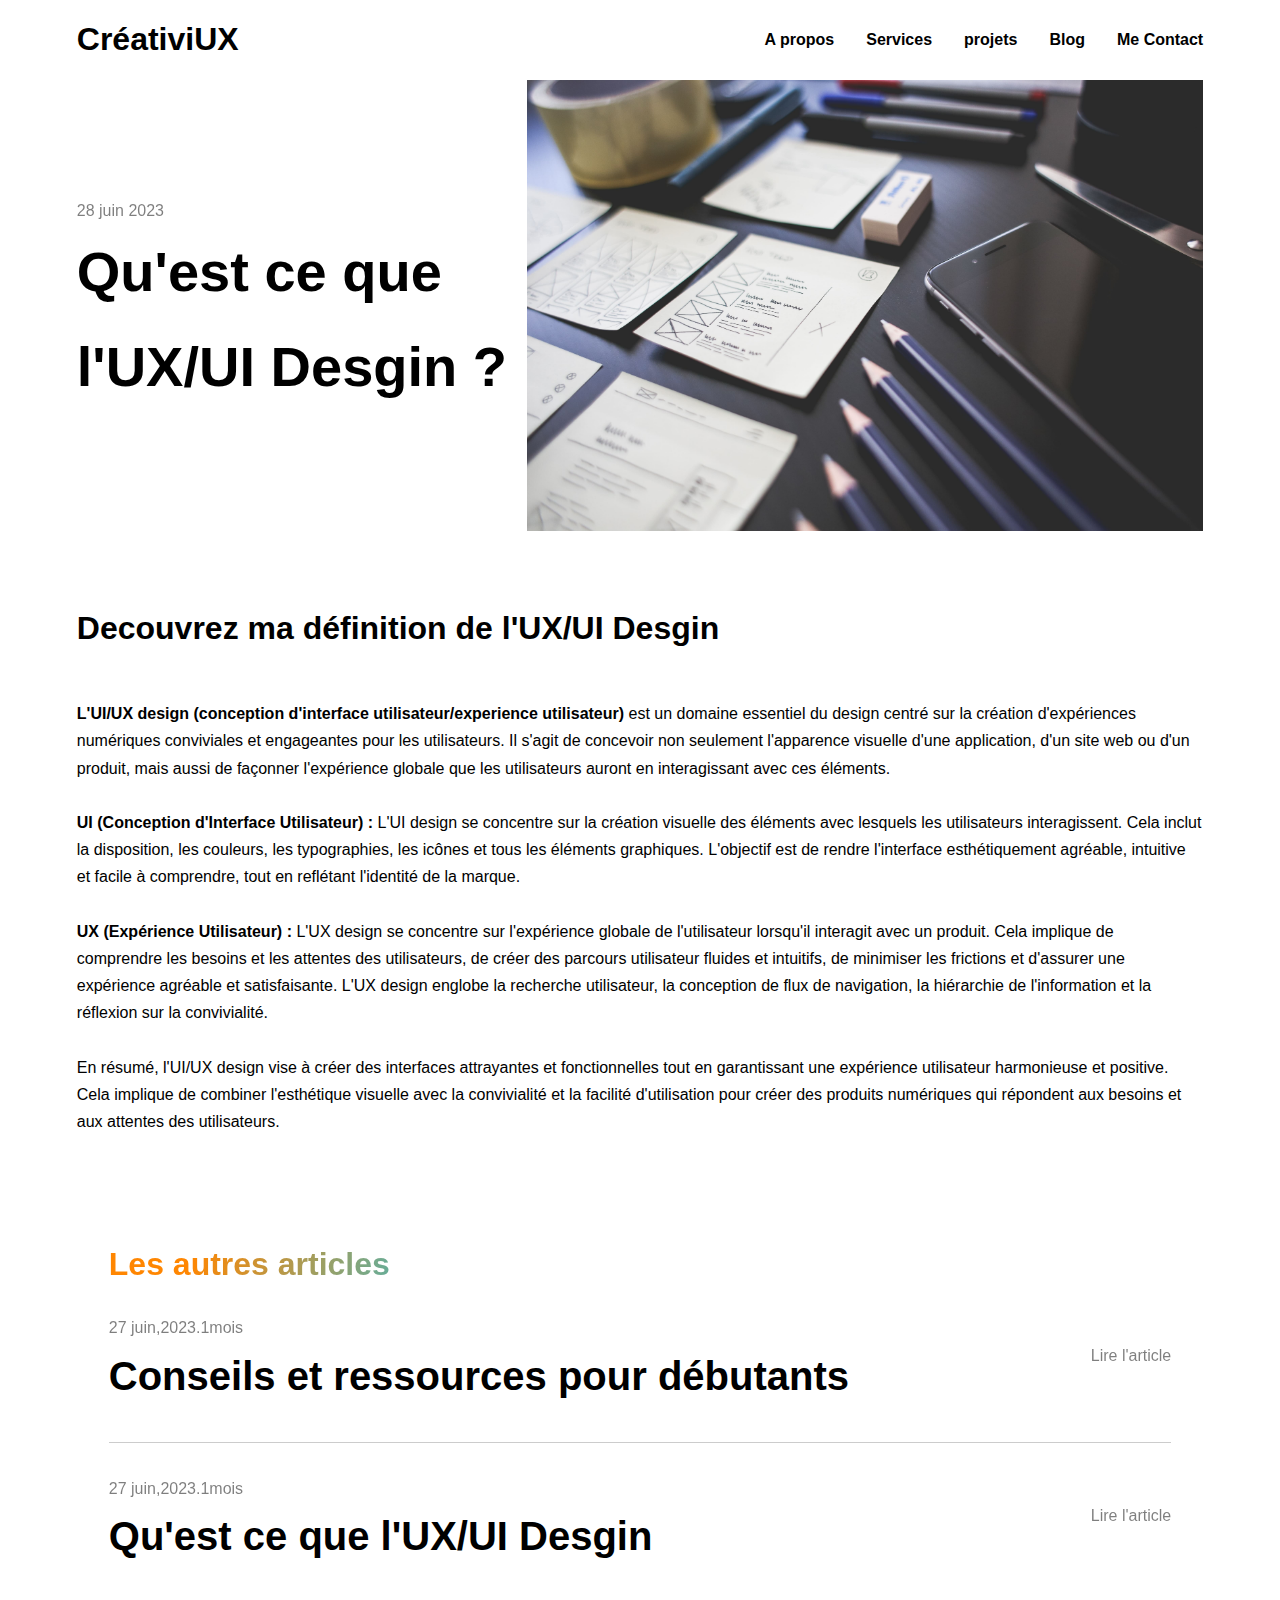
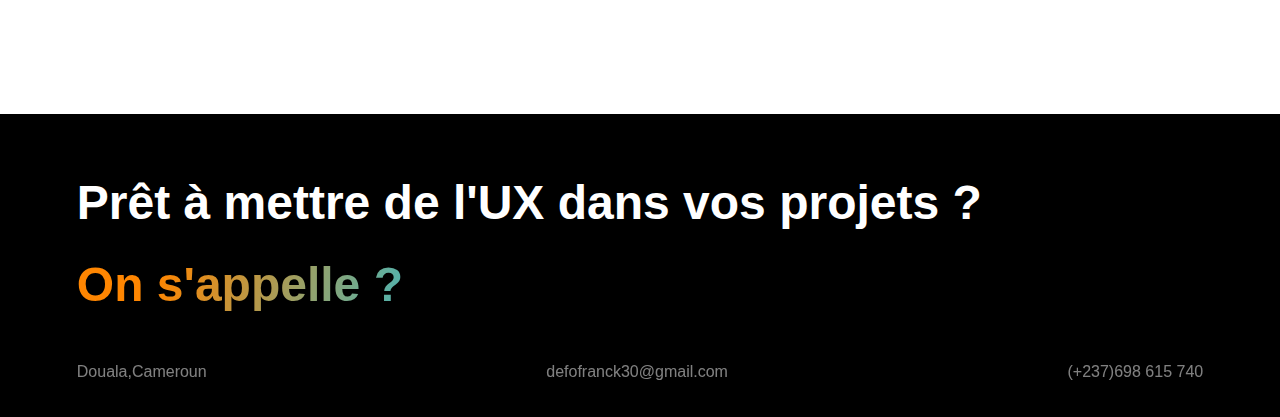
<file: Blog.html>
<!DOCTYPE html>
<html lang="en">
<head>
    <meta charset="UTF-8">
    <meta name="viewport" content="width=device-width, initial-scale=1.0">
    <title>Document</title>
    <link rel="stylesheet" href="https://unicons.iconscout.com/release/v2.1.6/css/unicons.css">
    <link rel="stylesheet" href="./style.css">
    <link rel="stylesheet" href="./blog.css">
    <link rel="preconnect" href="https://fonts.googleapis.com"> 
    <link rel="preconnect" href="https://fonts.gstatic.com" crossorigin> 
    <link href="https://fonts.googleapis.com/css2?family=Poppins:wght@300;400;500;600;700;800;900&display=swap" rel="stylesheet">
    <!--swiper-->
    <link rel="stylesheet" href="./swiper-bundle.min.css">
</head>
<body>
    <nav>
        <div class="container nav_container">
            <a href="./index.html" class="nav_logo">
                <h3>CréativiUX</h3>
            </a>

            <ul class="nav_menu">
                <li><a href="./profil.html">A propos</a></li>
                <li><a href="#">Services</a></li>
                <li><a href="#">projets</a></li>
                <li><a href="#">Blog</a></li>
                <li><a href="#">Me Contact</a></li>
            </ul>

            

            <button id="open-menu-btn"><i class="uil uil-bars"></i></button>
            <button id="close-menu-btn"><i class="uil uil-multiply"></i></button>
        </div>
    </nav>
    <section id="section1">
        <div class="container question_container">
            <div class="question">
                <p>28 juin 2023</p>
                <h2>
                    Qu'est ce que l'UX/UI Desgin ?
                </h2>
            </div>
            <div class="image_design">
                <img src="./IMAGES/uxdesign.jpg" alt="">
            </div>
        </div>
    </section>
    <section id="section2">
        <div class="container decouverte_container">
            <h3>Decouvrez ma définition de l'UX/UI Desgin</h3>
            <br><br>
            <p>
                <strong>L'UI/UX design (conception d'interface utilisateur/experience utilisateur)</strong> est un domaine essentiel du design centré sur la création d'expériences numériques conviviales et engageantes pour les utilisateurs. Il s'agit de concevoir non seulement l'apparence visuelle d'une application, d'un site web ou d'un produit, mais aussi de façonner l'expérience globale que les utilisateurs auront en interagissant avec ces éléments.
                <br><br>
                <strong>UI (Conception d'Interface Utilisateur) :</strong>
                L'UI design se concentre sur la création visuelle des éléments avec lesquels les utilisateurs interagissent. Cela inclut la disposition, les couleurs, les typographies, les icônes et tous les éléments graphiques. L'objectif est de rendre l'interface esthétiquement agréable, intuitive et facile à comprendre, tout en reflétant l'identité de la marque.
                <br><br>
                <strong>UX (Expérience Utilisateur) :</strong>
                L'UX design se concentre sur l'expérience globale de l'utilisateur lorsqu'il interagit avec un produit. Cela implique de comprendre les besoins et les attentes des utilisateurs, de créer des parcours utilisateur fluides et intuitifs, de minimiser les frictions et d'assurer une expérience agréable et satisfaisante. L'UX design englobe la recherche utilisateur, la conception de flux de navigation, la hiérarchie de l'information et la réflexion sur la convivialité.
                <br><br>

                En résumé, l'UI/UX design vise à créer des interfaces attrayantes et fonctionnelles tout en garantissant une expérience utilisateur harmonieuse et positive. Cela implique de combiner l'esthétique visuelle avec la convivialité et la facilité d'utilisation pour créer des produits numériques qui répondent aux besoins et aux attentes des utilisateurs.
            </p>
        </div>
    </section>
    <section id="section3">
        <div class="container autre_container">
            <h3>Les autres articles</h3>
            <div class="blog">
                <p>27 juin,2023.1mois</p>
                <div class="blog_details">
                    <h2>Conseils et ressources pour débutants</h2>
                    <a href="./HTML/debutant.html">Lire l'article<i class="cvfleche uil-arrow-right"></i></a>
                </div>
            </div>
            <hr>
            <div class="blog">
                <p>27 juin,2023.1mois</p>
                <div class="blog_details">
                    <h2>Qu'est ce que l'UX/UI Desgin</h2>
                    <a href="#">Lire l'article<i class="cvfleche uil-arrow-right"></i></a>
                </div>
            </div>
        </div>
    </section>
    <footer id="contact">
        <div class="container contact_container">
            <h2>
                Prêt à mettre de l'UX dans vos projets ?
                <p class="change_color">On s'appelle ?</p>
            </h2>
            <div class="details_contact">
                <p>Douala,Cameroun</p>
                <p>defofranck30@gmail.com</p>
                <p>(+237)698 615 740</p>
            </div>
        </div>
    </footer>
    <script src="./script.js"></script>
</body>
</html>
</file>
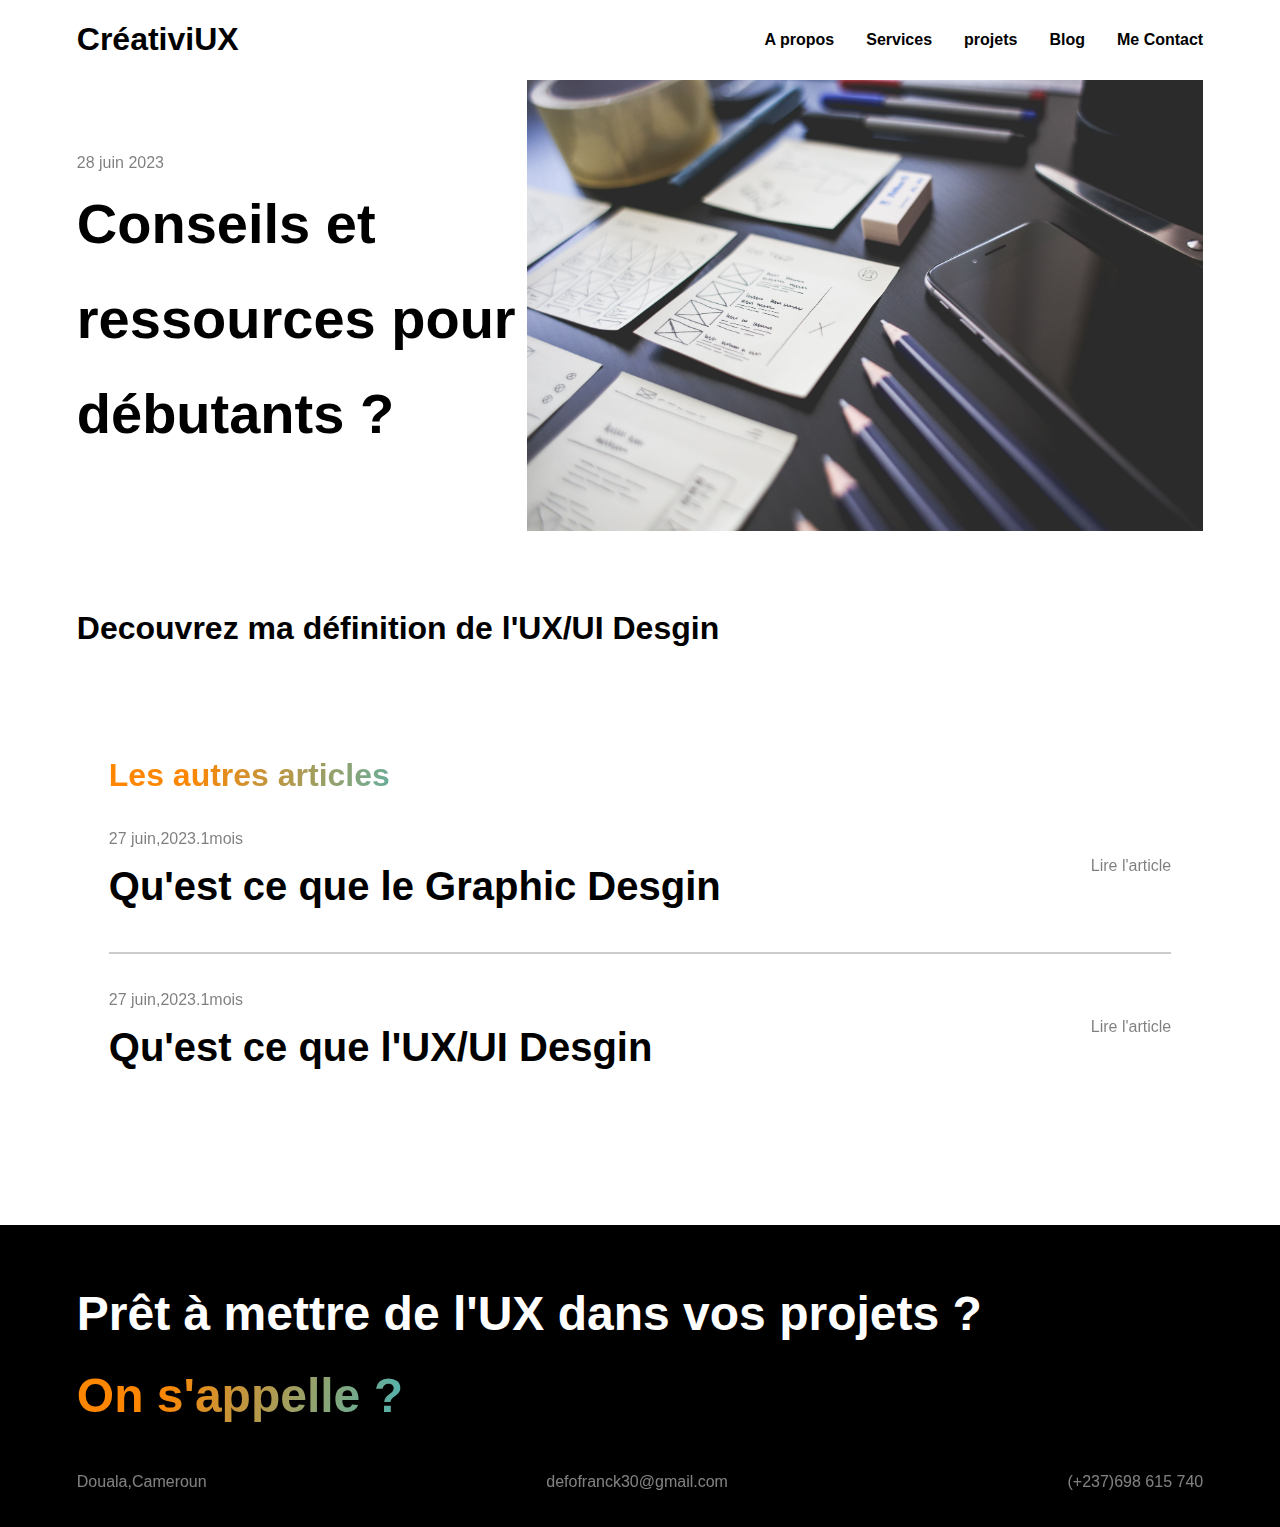
<file: Blog_conseil.html>
<!DOCTYPE html>
<html lang="en">
<head>
    <meta charset="UTF-8">
    <meta name="viewport" content="width=device-width, initial-scale=1.0">
    <title>Document</title>
    <link rel="stylesheet" href="https://unicons.iconscout.com/release/v2.1.6/css/unicons.css">
    <link rel="stylesheet" href="./style.css">
    <link rel="stylesheet" href="./blog.css">
    <link rel="preconnect" href="https://fonts.googleapis.com"> 
    <link rel="preconnect" href="https://fonts.gstatic.com" crossorigin> 
    <link href="https://fonts.googleapis.com/css2?family=Poppins:wght@300;400;500;600;700;800;900&display=swap" rel="stylesheet">
    <!--swiper-->
    <link rel="stylesheet" href="./swiper-bundle.min.css">
</head>
<body>
    <nav>
        <div class="container nav_container">
            <a href="" class="nav_logo">
                <h3>CréativiUX</h3>
            </a>

            <ul class="nav_menu">
                <li><a href="#">A propos</a></li>
                <li><a href="#service">Services</a></li>
                <li><a href="gallery">projets</a></li>
                <li><a href="contact">Blog</a></li>
                <li><a href="contact">Me Contact</a></li>
            </ul>


            <button id="open-menu-btn"><i class="uil uil-bars"></i></button>
            <button id="close-menu-btn"><i class="uil uil-multiply"></i></button>
        </div>
    </nav>
    <section id="section1">
        <div class="container question_container">
            <div class="question">
                <p>28 juin 2023</p>
                <h2>
                    Conseils et ressources pour débutants ?
                </h2>
            </div>
            <div class="image_design">
                <img src="./IMAGES/uxdesign.jpg" alt="">
            </div>
        </div>
    </section>
    <section id="section2">
        <div class="container decouverte_container">
            <h3>Decouvrez ma définition de l'UX/UI Desgin</h3>
        </div>
    </section>
    <section id="section3">
        <div class="container autre_container">
            <h3>Les autres articles</h3>
            <div class="blog">
                <p>27 juin,2023.1mois</p>
                <div class="blog_details">
                    <h2>Qu'est ce que le Graphic Desgin</h2>
                    <a href="#">Lire l'article<i class="cvfleche uil-arrow-right"></i></a>
                </div>
            </div>
            <hr>
            <div class="blog">
                <p>27 juin,2023.1mois</p>
                <div class="blog_details">
                    <h2>Qu'est ce que l'UX/UI Desgin</h2>
                    <a href="#">Lire l'article<i class="cvfleche uil-arrow-right"></i></a>
                </div>
            </div>
        </div>
    </section>
    <footer id="contact">
        <div class="container contact_container">
            <h2>
                Prêt à mettre de l'UX dans vos projets ?
                <p class="change_color">On s'appelle ?</p>
            </h2>
            <div class="details_contact">
                <p>Douala,Cameroun</p>
                <p>defofranck30@gmail.com</p>
                <p>(+237)698 615 740</p>
            </div>
        </div>
    </footer>
    <script src="./script.js"></script>
</body>
</html>
</file>
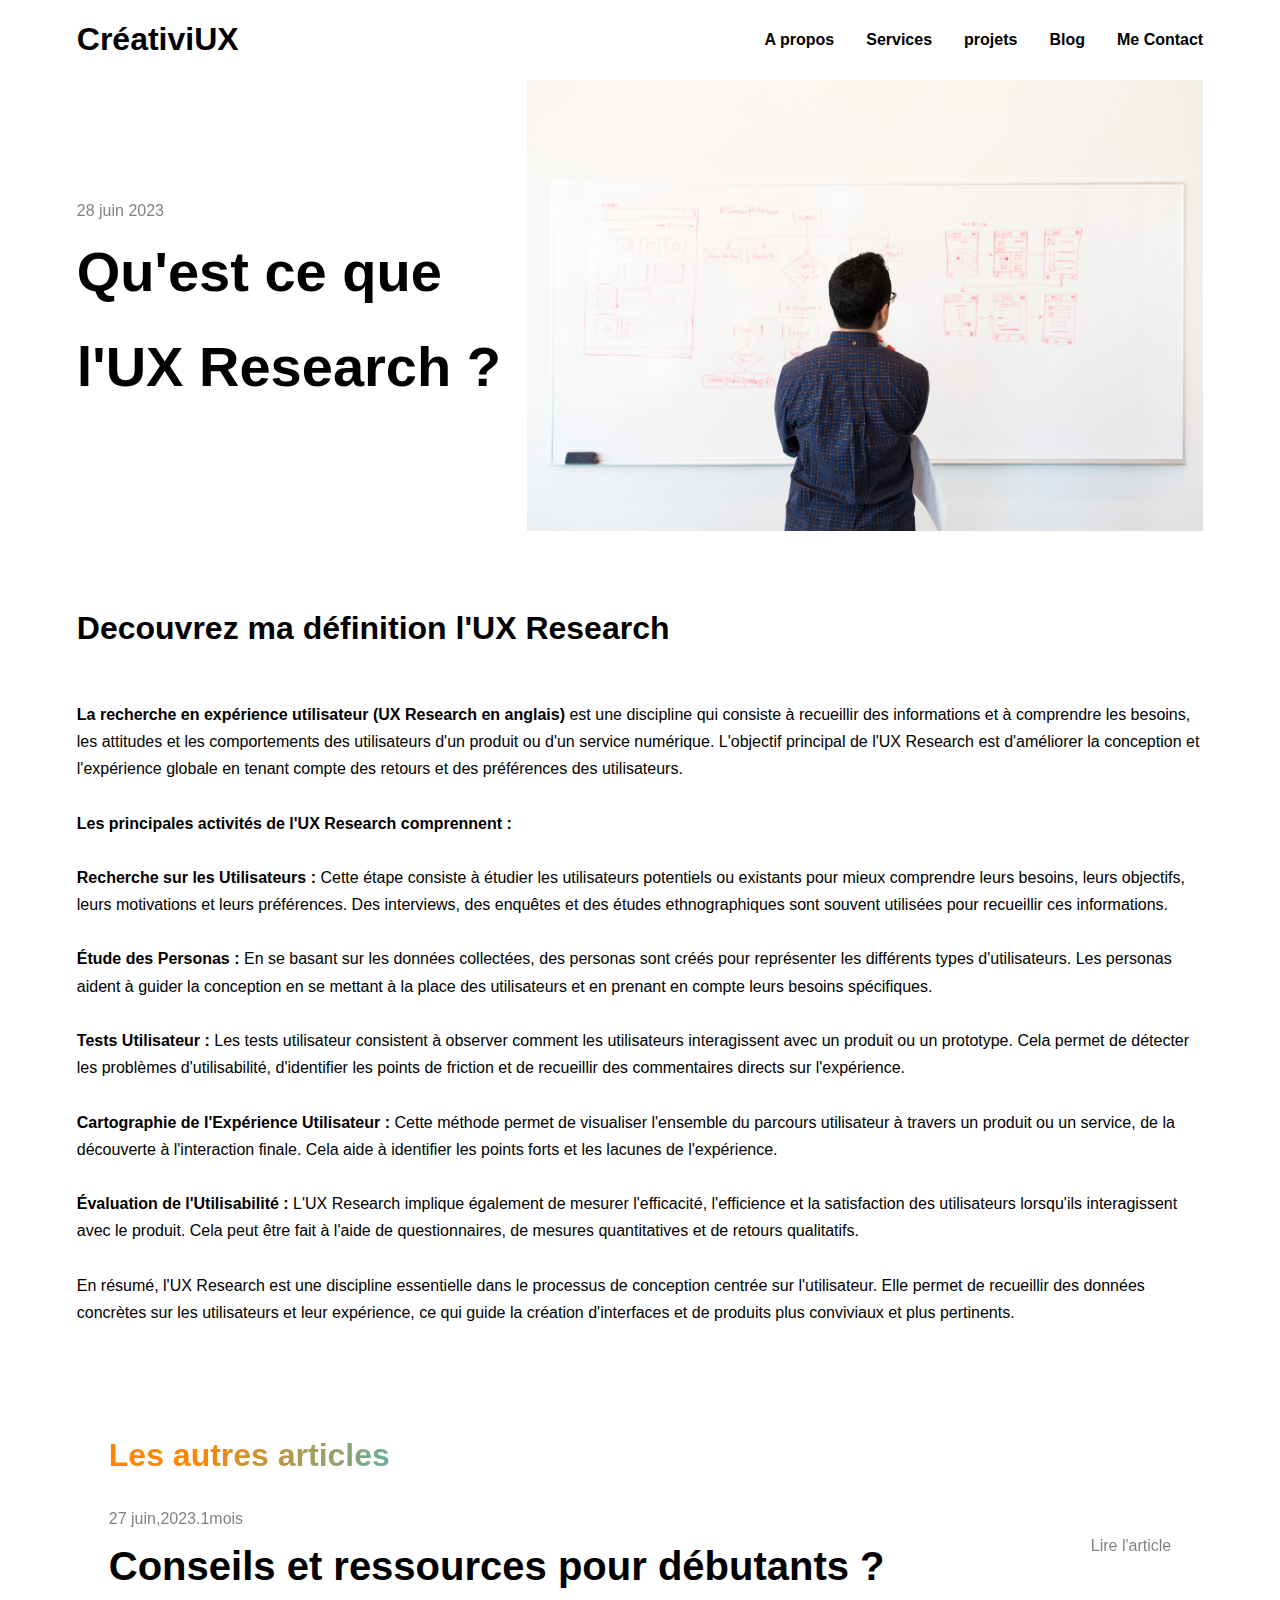
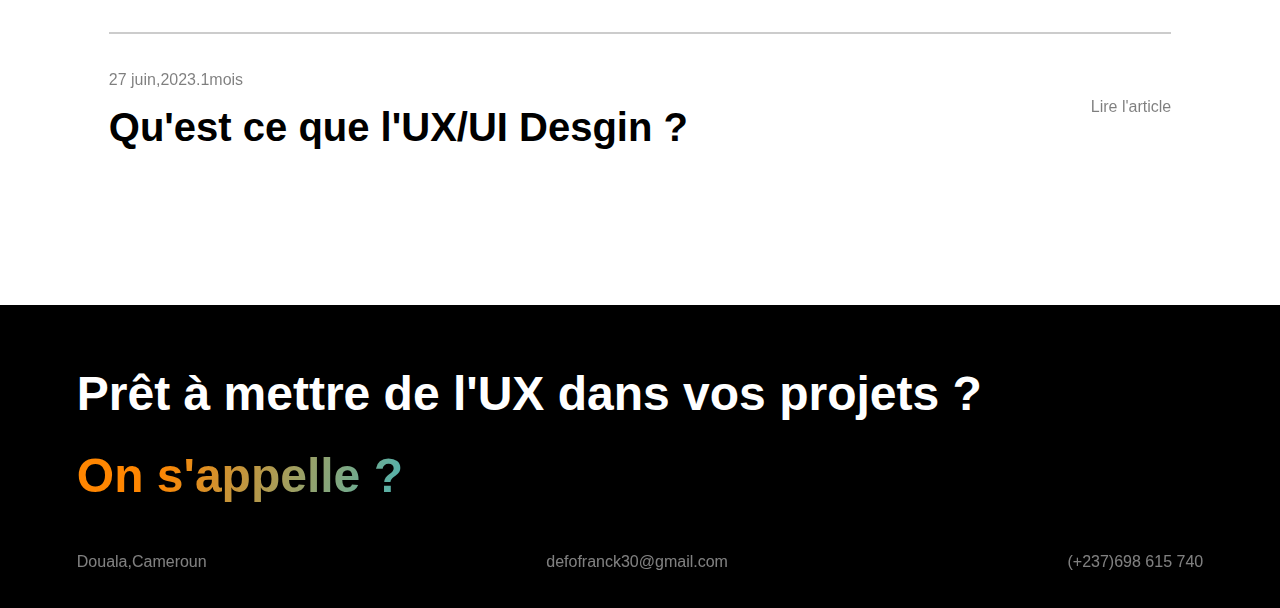
<file: Blog_graphic.html>
<!DOCTYPE html>
<html lang="en">
<head>
    <meta charset="UTF-8">
    <meta name="viewport" content="width=device-width, initial-scale=1.0">
    <title>Document</title>
    <link rel="stylesheet" href="https://unicons.iconscout.com/release/v2.1.6/css/unicons.css">
    <link rel="stylesheet" href="./style.css">
    <link rel="stylesheet" href="./blog.css">
    <link rel="preconnect" href="https://fonts.googleapis.com"> 
    <link rel="preconnect" href="https://fonts.gstatic.com" crossorigin> 
    <link href="https://fonts.googleapis.com/css2?family=Poppins:wght@300;400;500;600;700;800;900&display=swap" rel="stylesheet">
    <!--swiper-->
    <link rel="stylesheet" href="./swiper-bundle.min.css">
</head>
<body>
    <nav>
        <div class="container nav_container">
            <a href="./index.html" class="nav_logo">
                <h3>CréativiUX</h3>
            </a>

            <ul class="nav_menu">
                <li><a href="./profil.html">A propos</a></li>
                <li><a href="#">Services</a></li>
                <li><a href="#">projets</a></li>
                <li><a href="#">Blog</a></li>
                <li><a href="#">Me Contact</a></li>
            </ul>

            

            <button id="open-menu-btn"><i class="uil uil-bars"></i></button>
            <button id="close-menu-btn"><i class="uil uil-multiply"></i></button>
        </div>
    </nav>
    <section id="section1">
        <div class="container question_container">
            <div class="question">
                <p>28 juin 2023</p>
                <h2>
                    Qu'est ce que l'UX Research ?
                </h2>
                
            </div>
            <div class="image_design">
                <img src="./IMAGES/ux rearch.jpg" alt="">
            </div>
        </div>
    </section>
    <section id="section2">
        <div class="container decouverte_container">
            <h3>Decouvrez ma définition l'UX Research</h3>
            <br><br>
            <p>
                <strong>La recherche en expérience utilisateur (UX Research en anglais)</strong> est une discipline qui consiste à recueillir des informations et à comprendre les besoins, les attitudes et les comportements des utilisateurs d'un produit ou d'un service numérique. L'objectif principal de l'UX Research est d'améliorer la conception et l'expérience globale en tenant compte des retours et des préférences des utilisateurs.
                <br><br>
                <strong>Les principales activités de l'UX Research comprennent :</strong>
                <br><br>
                <strong>Recherche sur les Utilisateurs :</strong> Cette étape consiste à étudier les utilisateurs potentiels ou existants pour mieux comprendre leurs besoins, leurs objectifs, leurs motivations et leurs préférences. Des interviews, des enquêtes et des études ethnographiques sont souvent utilisées pour recueillir ces informations.
                <br><br>
                <strong>Étude des Personas :</strong> En se basant sur les données collectées, des personas sont créés pour représenter les différents types d'utilisateurs. Les personas aident à guider la conception en se mettant à la place des utilisateurs et en prenant en compte leurs besoins spécifiques.
                <br><br>
                <strong>Tests Utilisateur :</strong> Les tests utilisateur consistent à observer comment les utilisateurs interagissent avec un produit ou un prototype. Cela permet de détecter les problèmes d'utilisabilité, d'identifier les points de friction et de recueillir des commentaires directs sur l'expérience.
                <br><br>
                <strong>Cartographie de l'Expérience Utilisateur :</strong> Cette méthode permet de visualiser l'ensemble du parcours utilisateur à travers un produit ou un service, de la découverte à l'interaction finale. Cela aide à identifier les points forts et les lacunes de l'expérience.
                <br><br>
                <strong>Évaluation de l'Utilisabilité :</strong> L'UX Research implique également de mesurer l'efficacité, l'efficience et la satisfaction des utilisateurs lorsqu'ils interagissent avec le produit. Cela peut être fait à l'aide de questionnaires, de mesures quantitatives et de retours qualitatifs.
                <br><br>
                En résumé, l'UX Research est une discipline essentielle dans le processus de conception centrée sur l'utilisateur. Elle permet de recueillir des données concrètes sur les utilisateurs et leur expérience, ce qui guide la création d'interfaces et de produits plus conviviaux et plus pertinents.
            </p>
        </div>
    </section>
    <section id="section3">
        <div class="container autre_container">
            <h3>Les autres articles</h3>
            <div class="blog">
                <p>27 juin,2023.1mois</p>
                <div class="blog_details">
                    <h2>Conseils et ressources pour débutants ?</h2>
                    <a href="./debutant.html">Lire l'article<i class="cvfleche uil-arrow-right"></i></a>
                </div>
            </div>
            <hr>
            <div class="blog">
                <p>27 juin,2023.1mois</p>
                <div class="blog_details">
                    <h2>Qu'est ce que l'UX/UI Desgin ?</h2>
                    <a href="./Blog.html">Lire l'article<i class="cvfleche uil-arrow-right"></i></a>
                </div>
            </div>
        </div>
    </section>
    <footer id="contact">
        <div class="container contact_container">
            <h2>
                Prêt à mettre de l'UX dans vos projets ?
                <p class="change_color">On s'appelle ?</p>
            </h2>
            <div class="details_contact">
                <p>Douala,Cameroun</p>
                <p>defofranck30@gmail.com</p>
                <p>(+237)698 615 740</p>
            </div>
        </div>
    </footer>
    <script src="./script.js"></script>
</body>
</html>
</file>
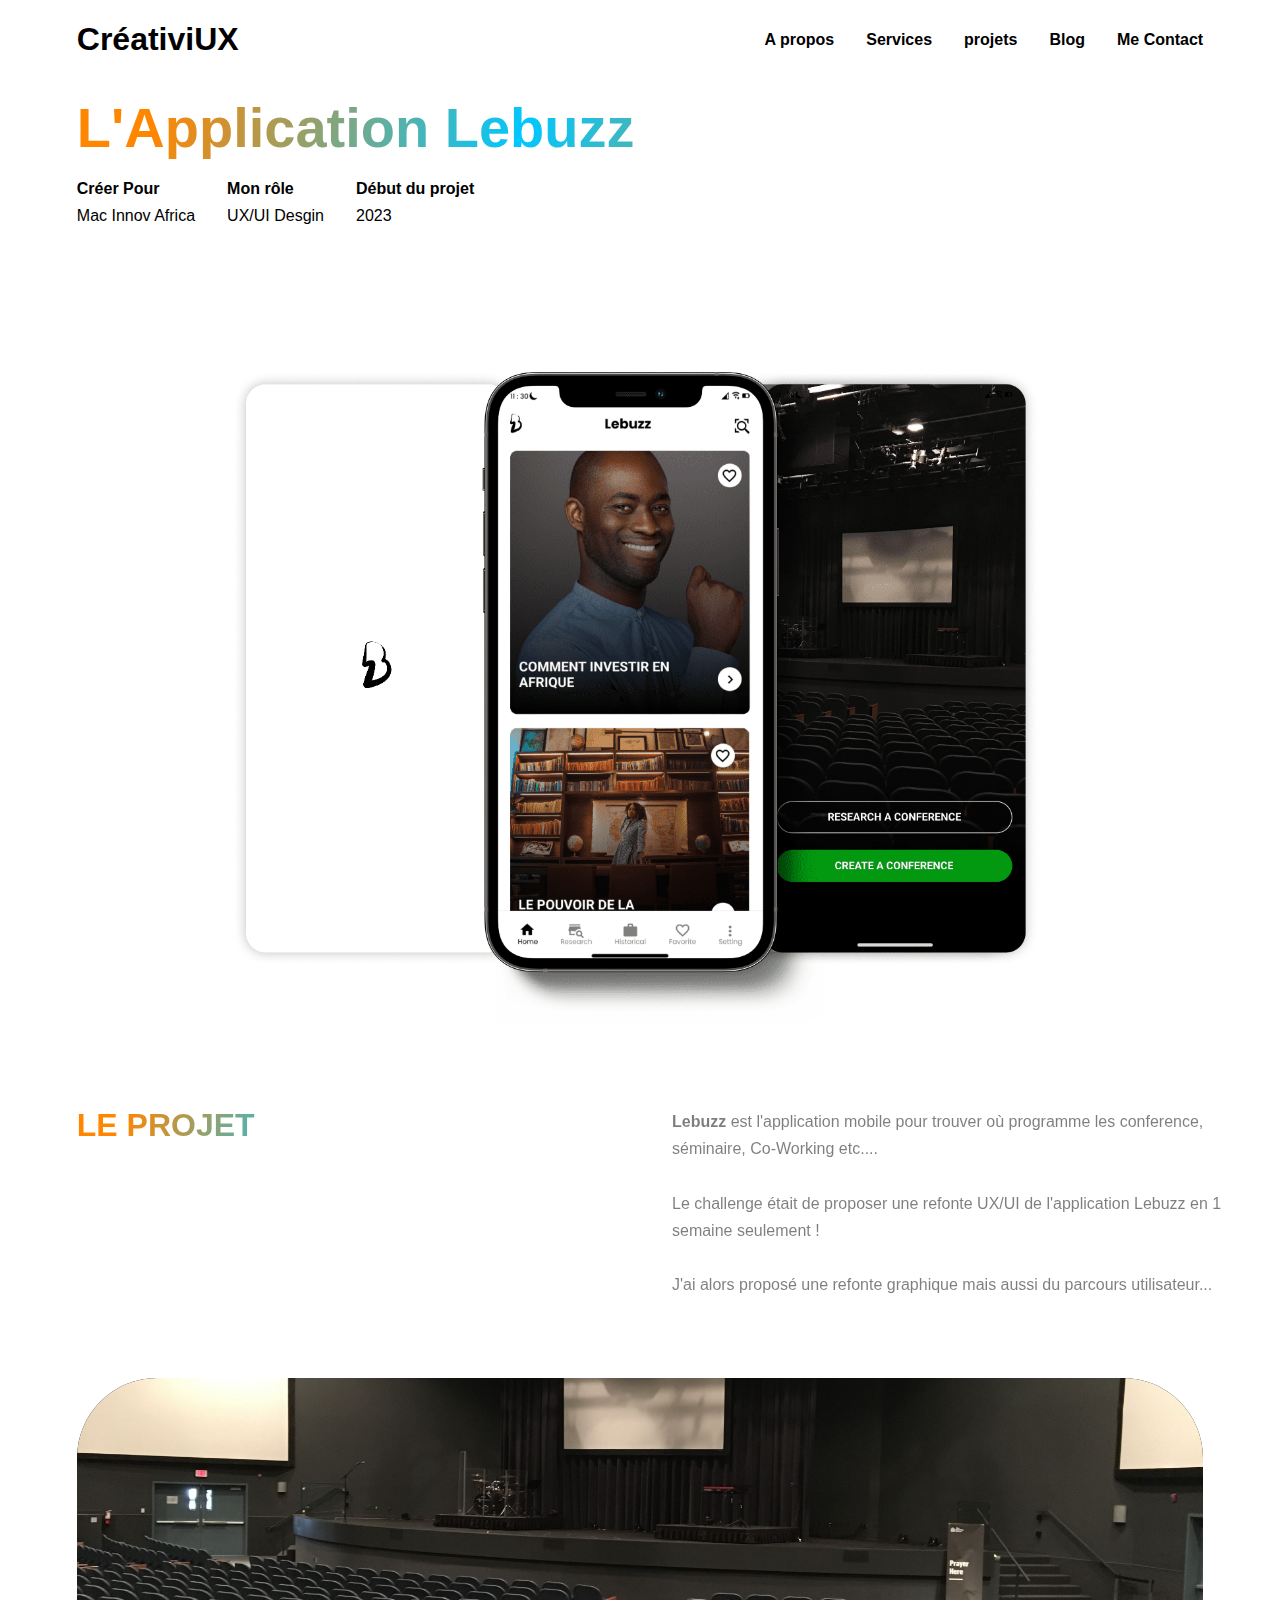
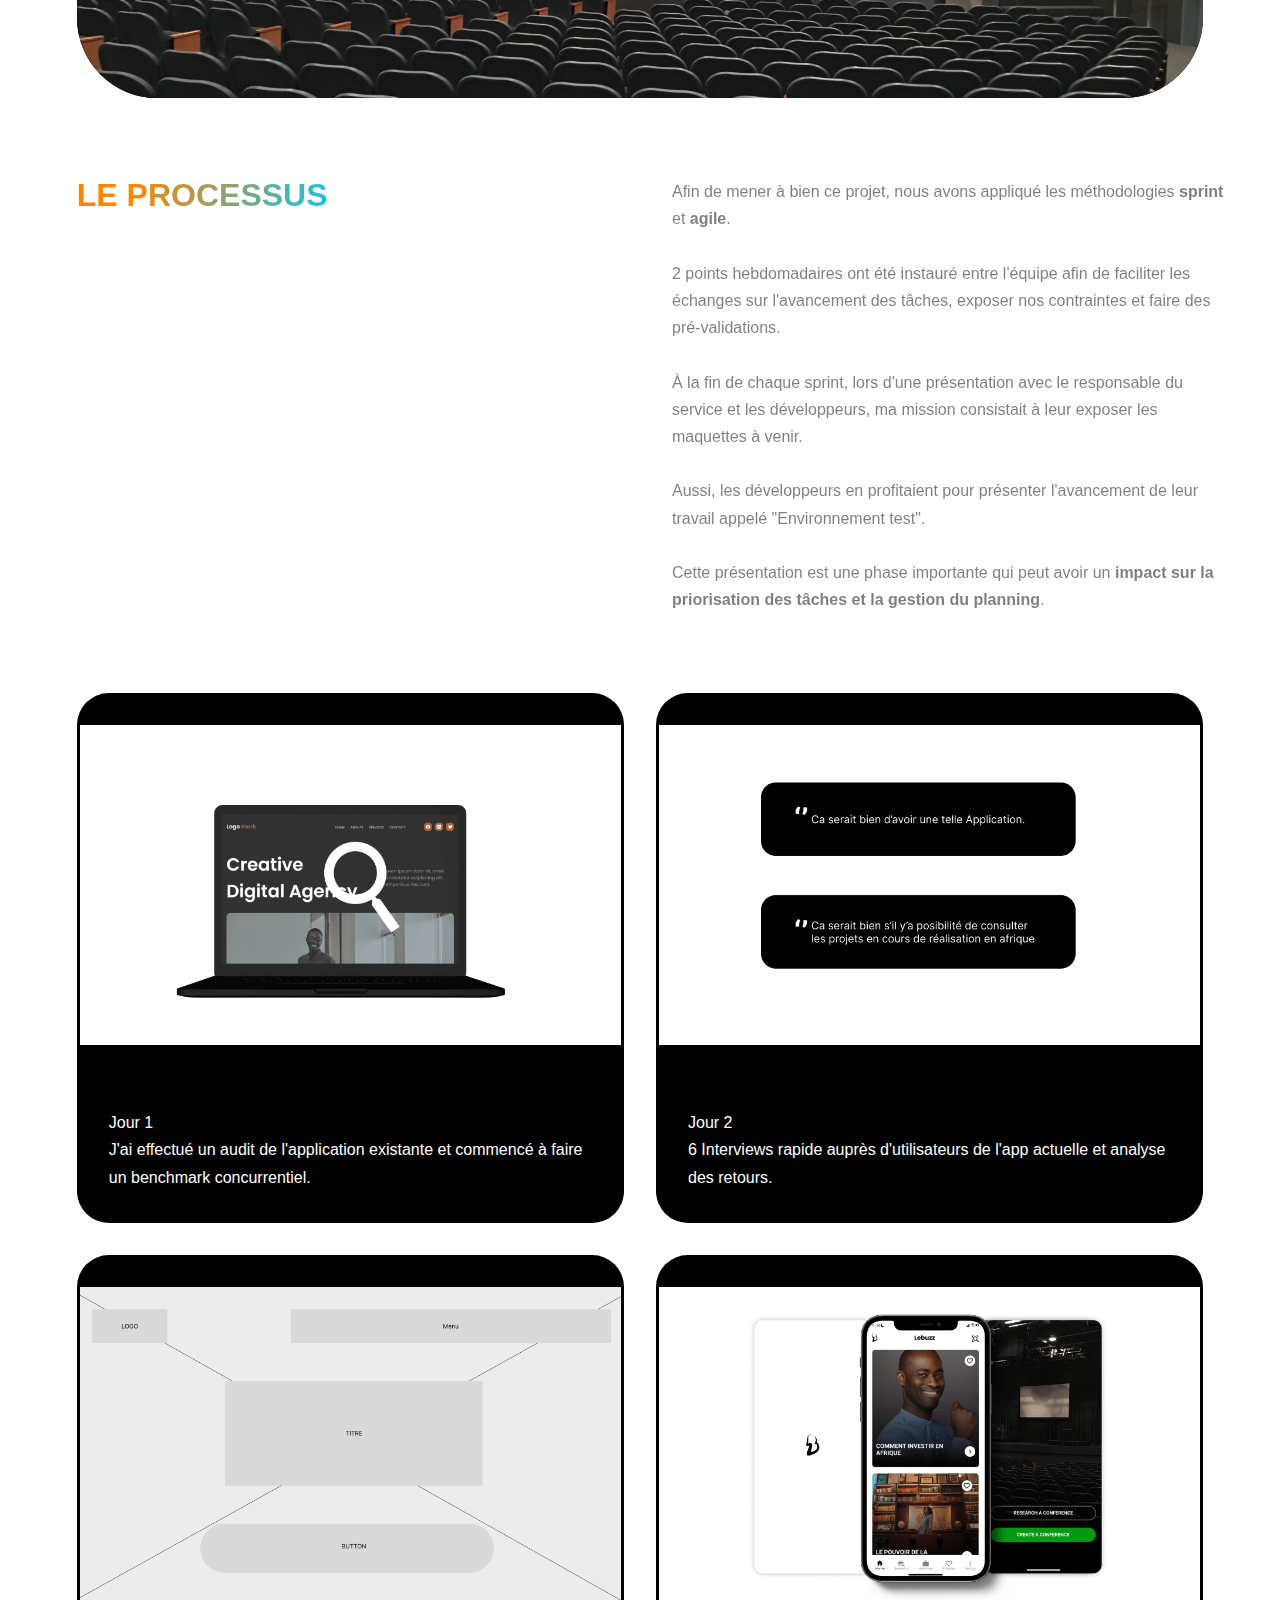
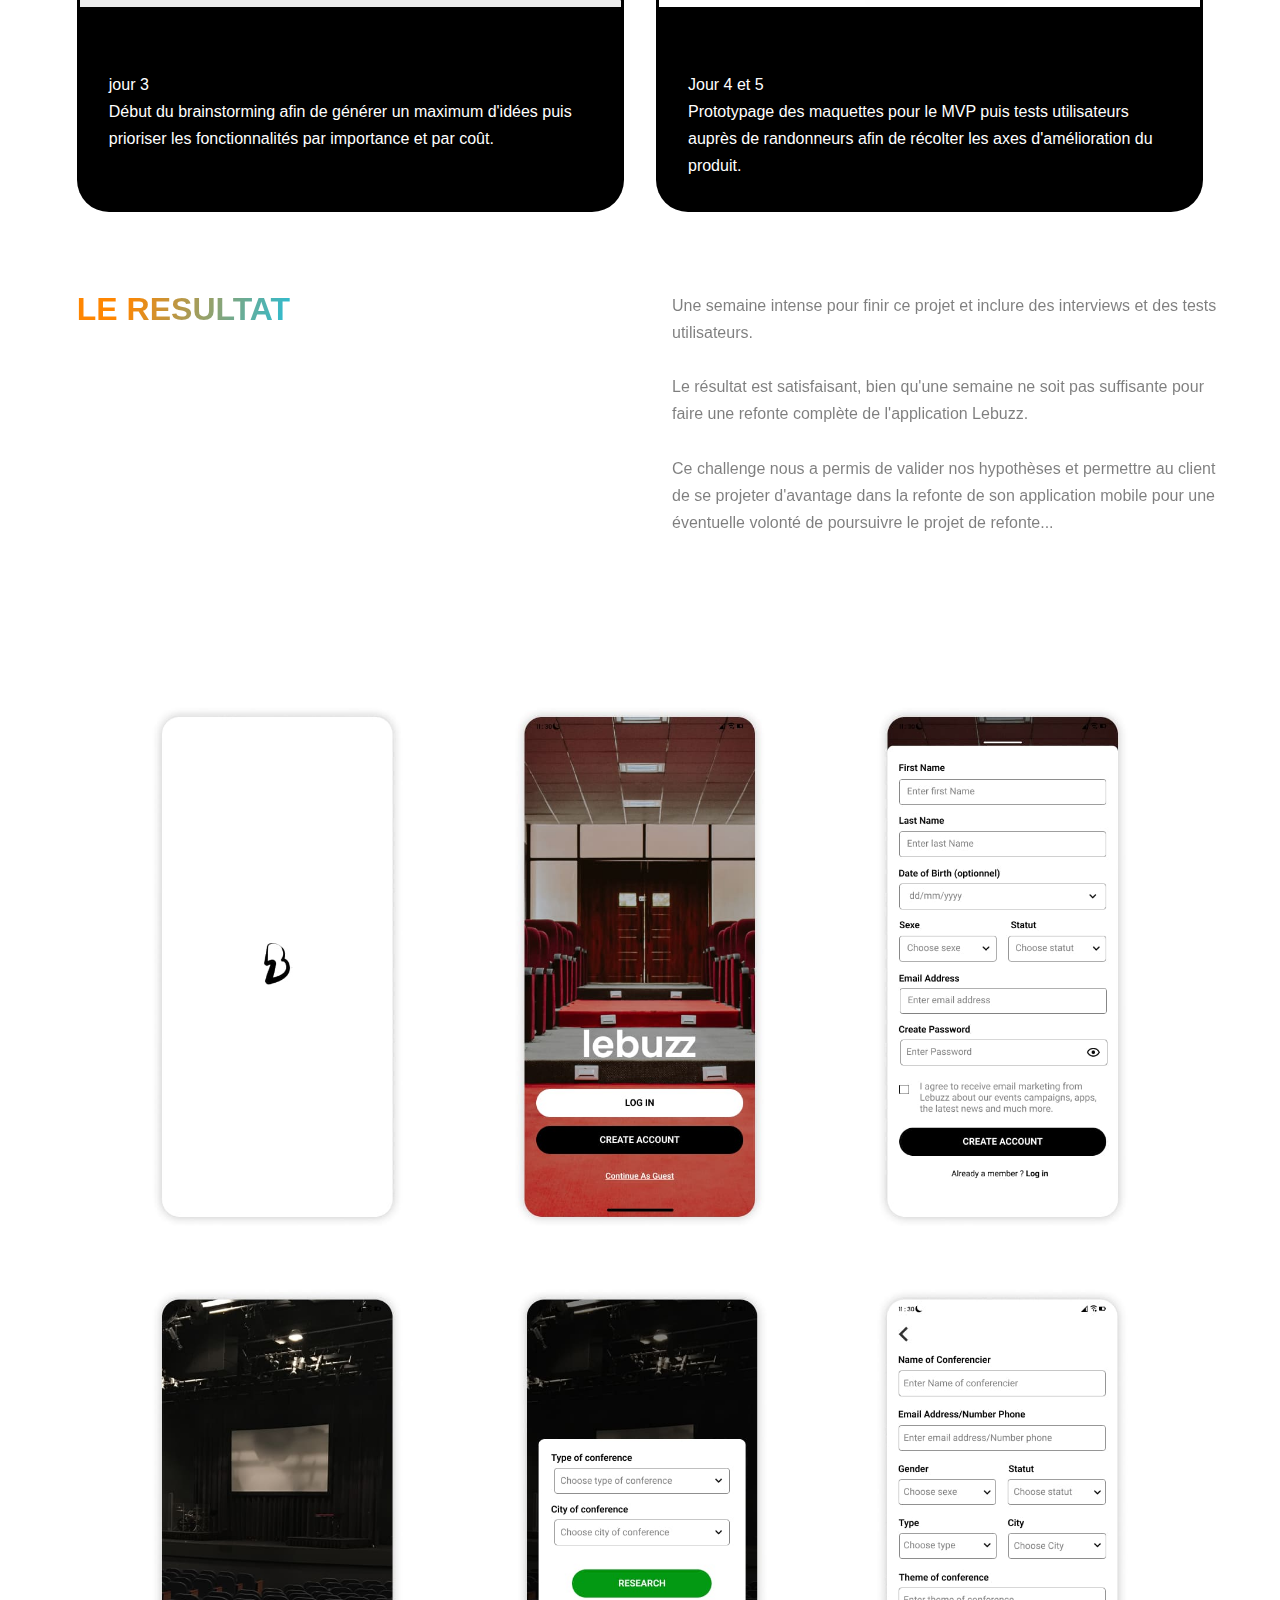
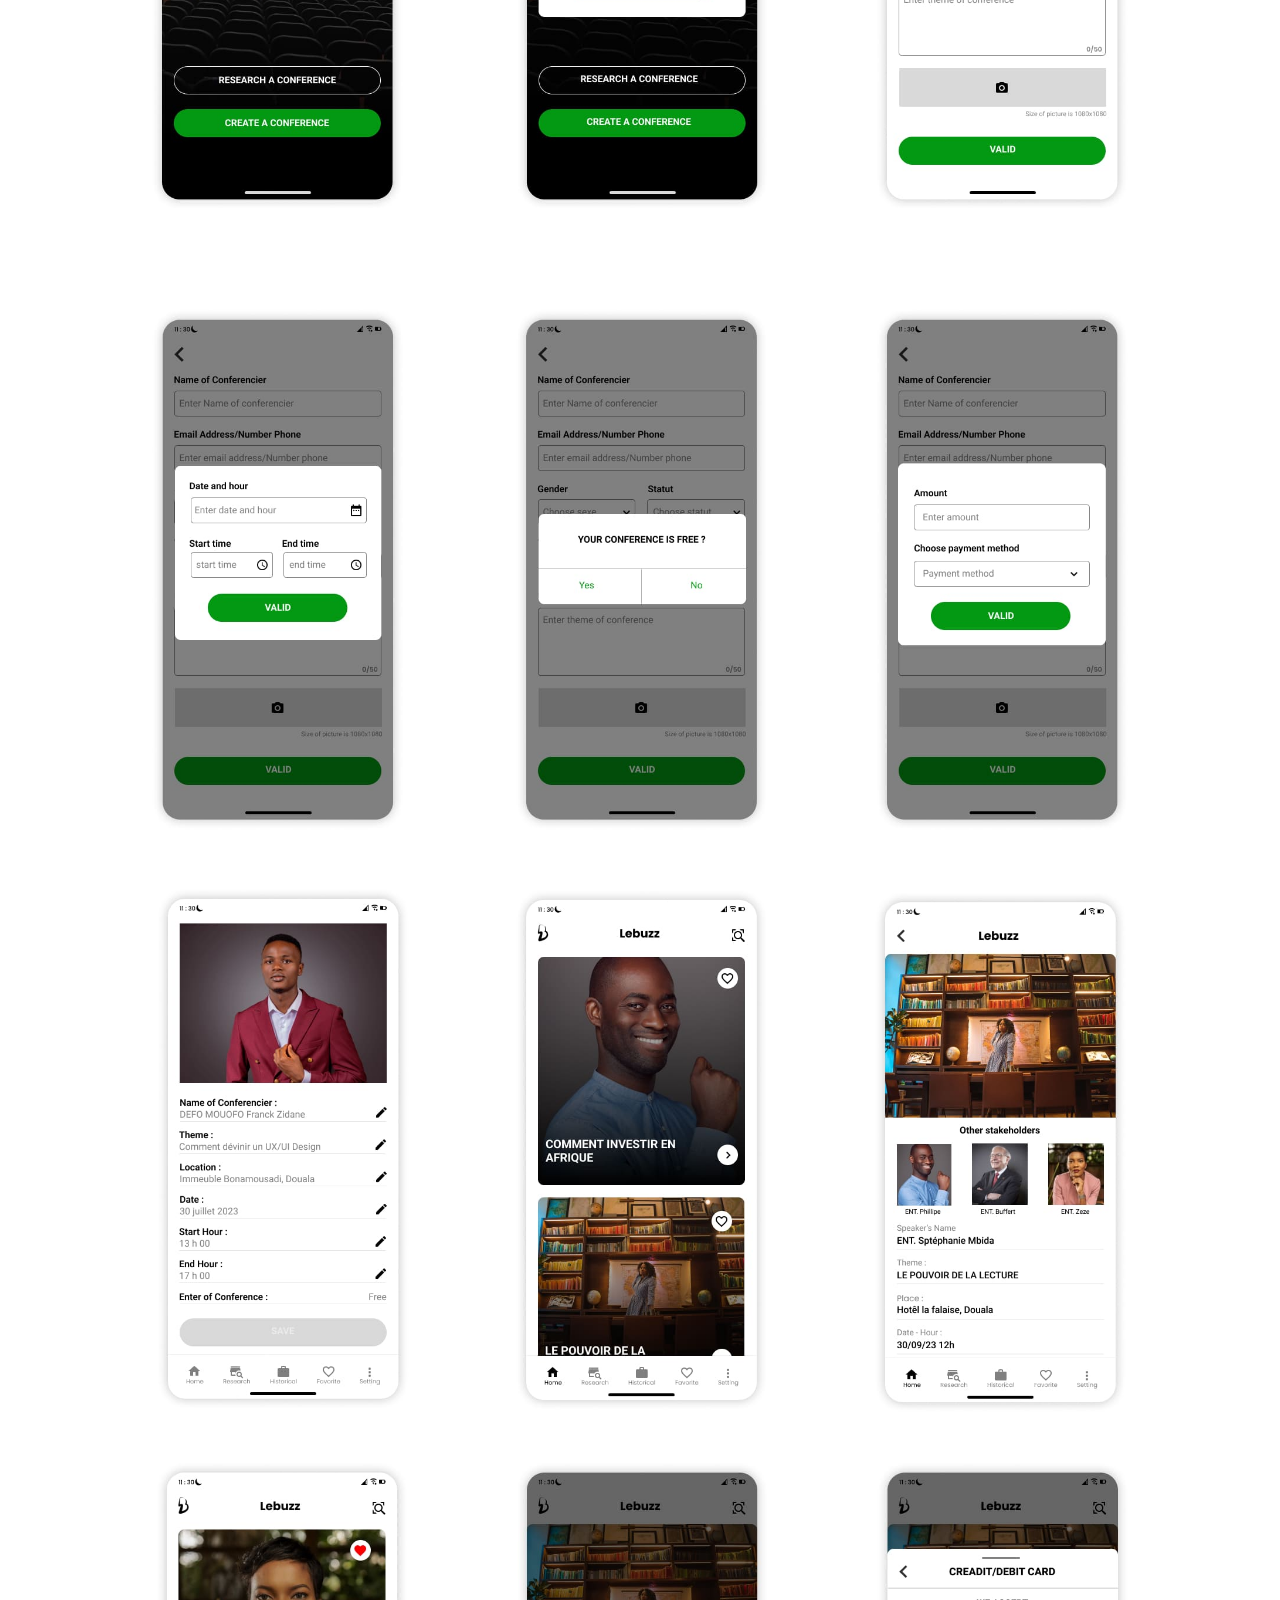
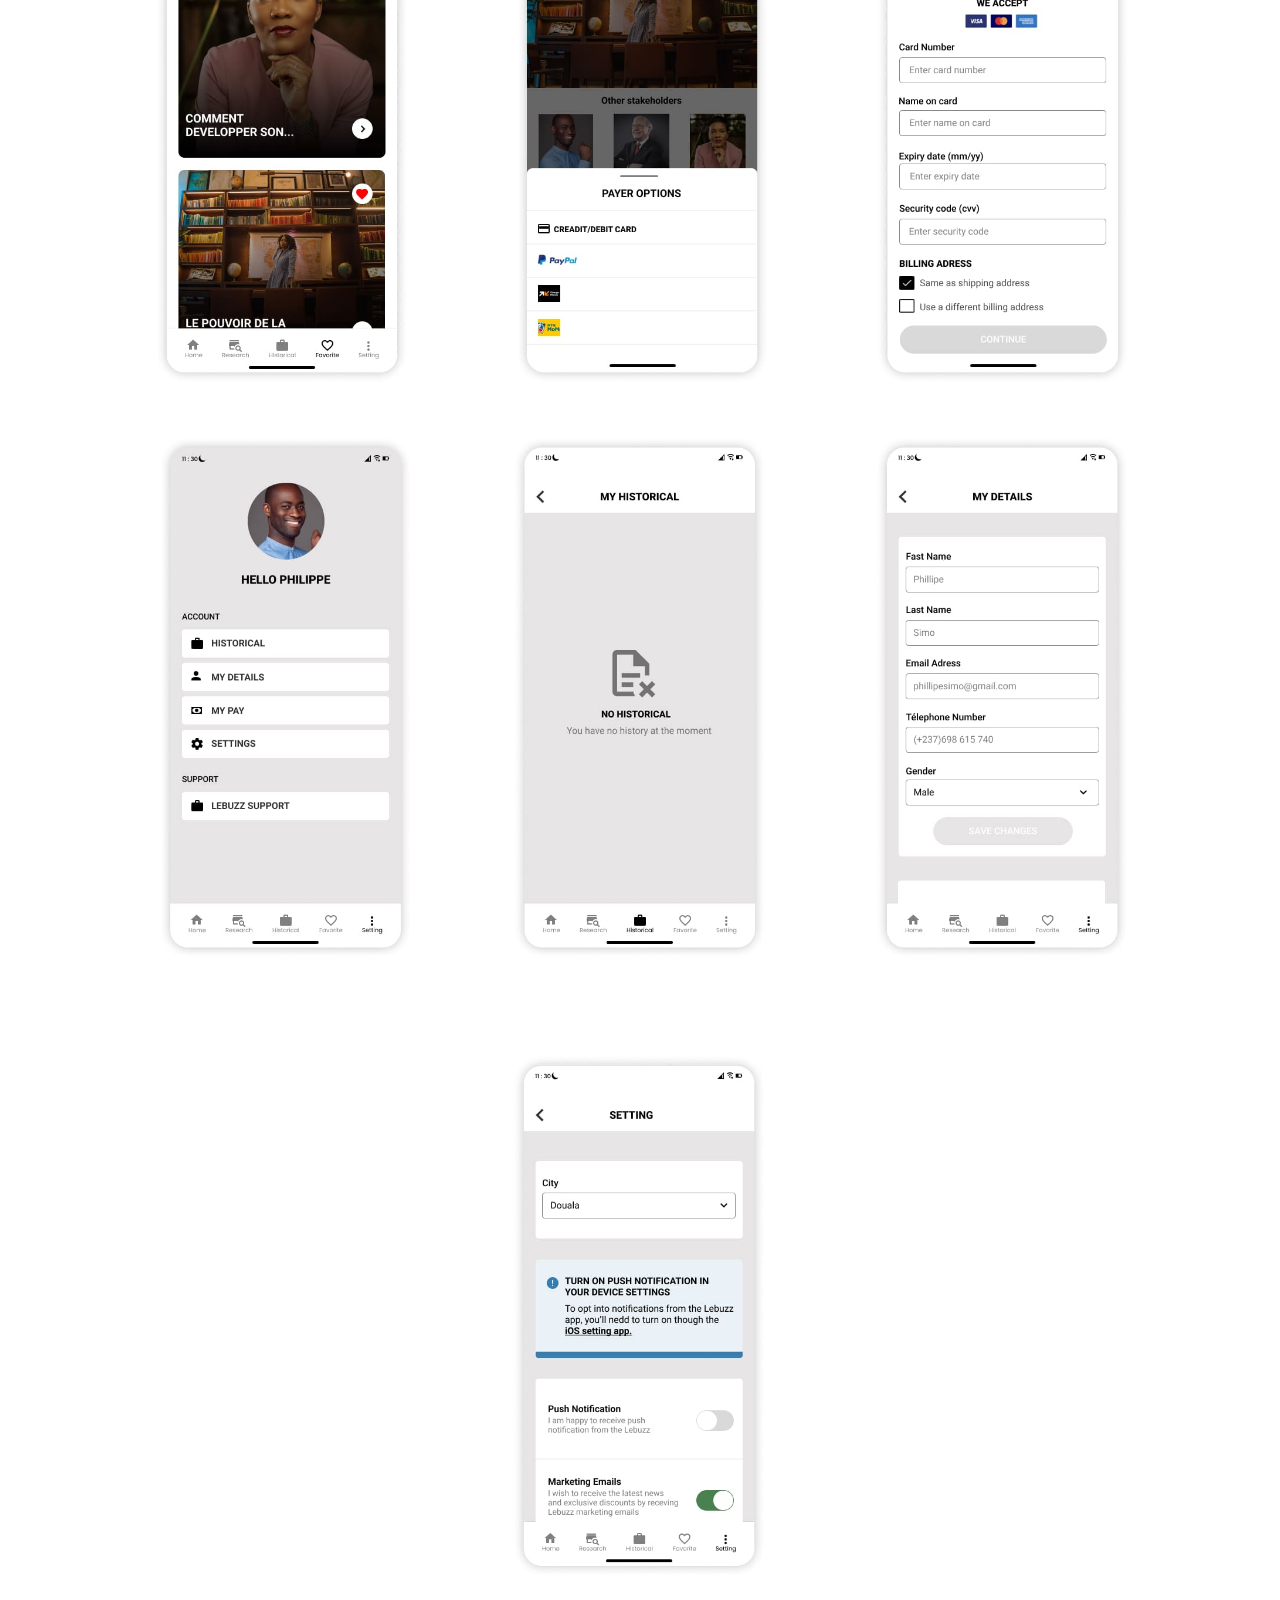
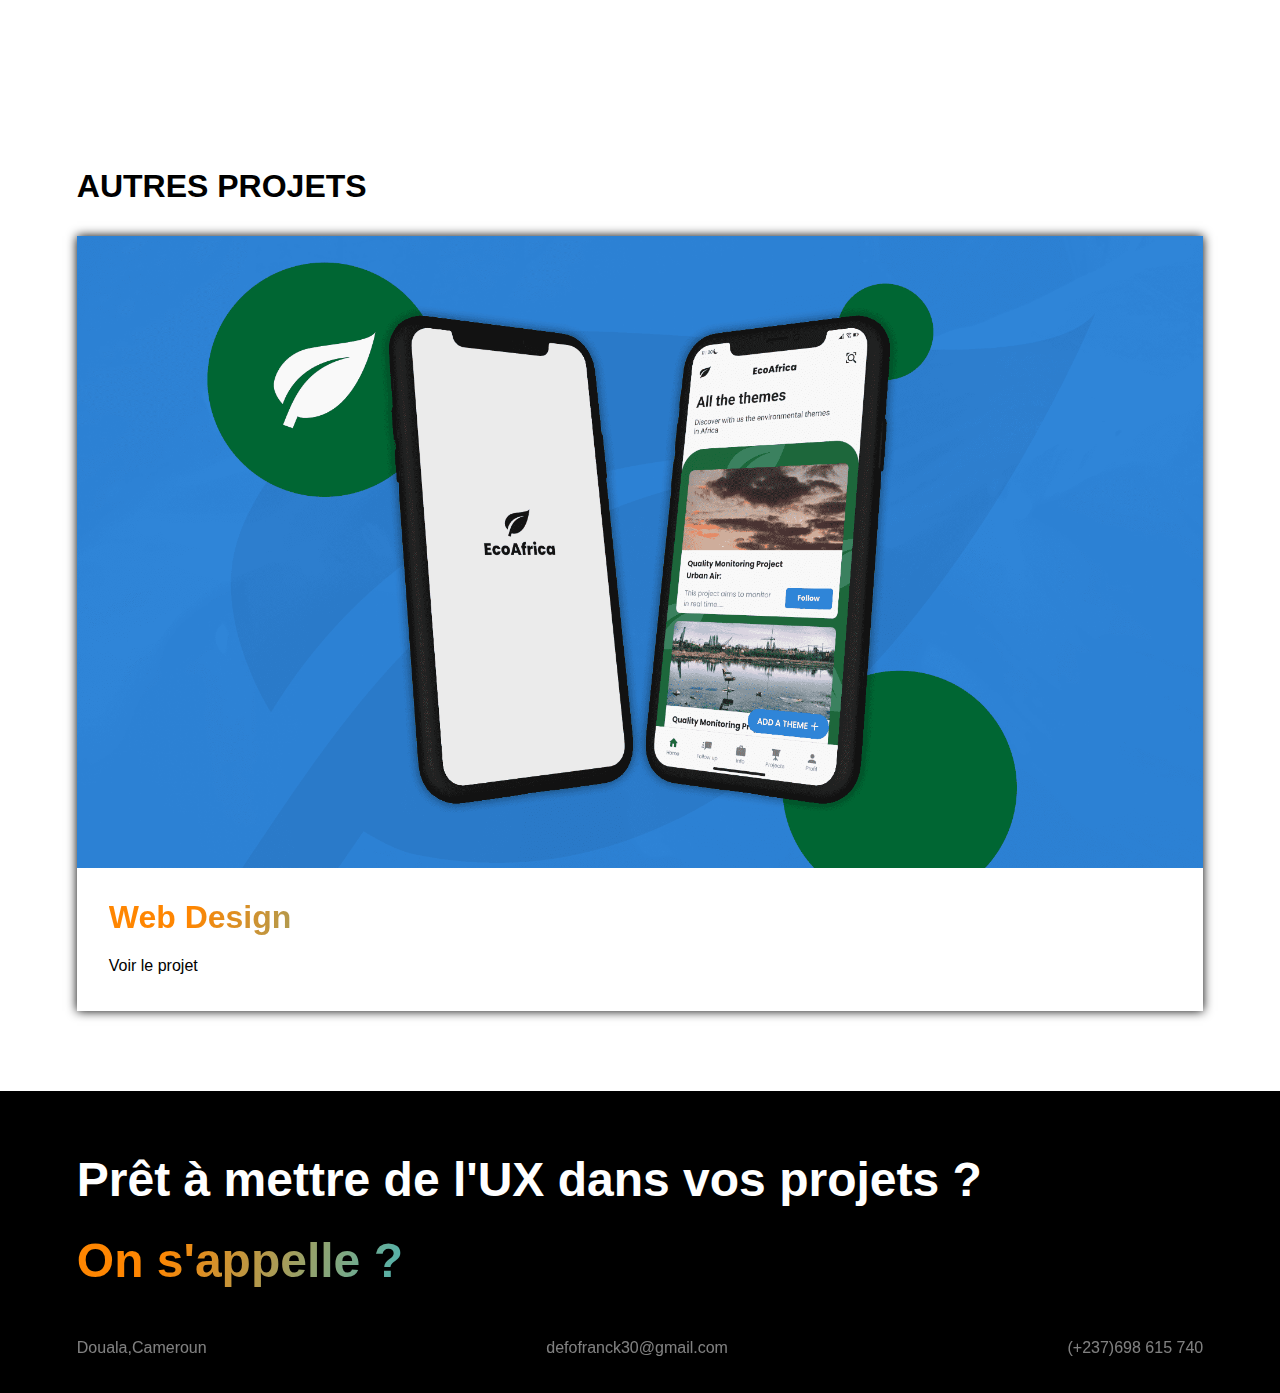
<file: Conferency.html>
<!DOCTYPE html>
<html lang="en">
<head>
    <meta charset="UTF-8">
    <meta name="viewport" content="width=device-width, initial-scale=1.0">
    <title>Document</title>
    <link rel="stylesheet" href="https://unicons.iconscout.com/release/v2.1.6/css/unicons.css">
    <link rel="stylesheet" href="./style.css">
    <link rel="stylesheet" href="./projet.css">
    <link rel="preconnect" href="https://fonts.googleapis.com"> 
    <link rel="preconnect" href="https://fonts.gstatic.com" crossorigin> 
    <link href="https://fonts.googleapis.com/css2?family=Poppins:wght@300;400;500;600;700;800;900&display=swap" rel="stylesheet">
    <!--swiper-->
    <link rel="stylesheet" href="./swiper-bundle.min.css">
</head>
<body>
    <nav>
        <div class="container nav_container">
            <a href="./index.html" class="nav_logo">
                <h3>CréativiUX</h3>
            </a>

            <ul class="nav_menu">
                <li><a href="./profil.html">A propos</a></li>
                <li><a href="#">Services</a></li>
                <li><a href="#">projets</a></li>
                <li><a href="#">Blog</a></li>
                <li><a href="#">Me Contact</a></li>
            </ul>

           

            <button id="open-menu-btn"><i class="uil uil-bars"></i></button>
            <button id="close-menu-btn"><i class="uil uil-multiply"></i></button>
        </div>
    </nav>
    <section id="section1">
        <div class="container section1_container">
            <h2 class="grand_titre">
                L'Application Lebuzz
            </h2>
            <div class="role">
                <div>
                    <p class="info">Créer Pour</p>
                    <p>Mac Innov Africa</p>
                </div>
                <div>
                    <p class="info">Mon rôle</p>
                    <p>UX/UI Desgin</p>
                </div>
                <div>
                    <p class="info">Début du projet</p>
                    <p>2023</p>
                </div>
            </div>
        </div>
    </section>

    <section id="section2">
        <img src="./IMAGES/mobiledesign.png" alt="">
    </section>

    <section id="section3">
        <div class="container section3_container">
            <div class="leprojet">
                <h3 class="titre_section_3">
                    LE PROJET
                </h3>
                <div class="desc_projet">
                    <P class="des_projet">
                        <strong>Lebuzz</strong> est l'application mobile pour trouver où programme les conference, séminaire, Co-Working etc....
                        <br><br>
                        Le challenge était de proposer une refonte UX/UI de l'application Lebuzz en 1 semaine seulement !
                        <br><br>
                        J'ai alors proposé une refonte graphique mais aussi du parcours utilisateur...
                    </P>
                </div>
            </div>
        </div>
    </section>

    <section id="section4">
        <div class="container">
            <div class="images_deco">
                <img src="./IMAGES/salle_c.jpg" alt="">
            </div>
        </div>
    </section>

    <section id="section4_proccesus">
        <div class="container section3_container">
            <div class="leprojet">
                <h3 class="titre_section_3">
                    LE PROCESSUS
                </h3>
                <div class="desc_projet">
                    <P class="des_projet">
                        Afin de mener à bien ce projet, nous avons appliqué les méthodologies <strong>sprint</strong> et <strong>agile</strong>.
                        <br><br>
                        2 points hebdomadaires ont été instauré entre l'équipe afin de faciliter les échanges sur l'avancement des tâches, exposer nos contraintes et faire des pré-validations. 
                        <br><br>
                        À la fin de chaque sprint, lors d'une présentation avec le responsable du service et les développeurs, ma mission consistait à leur exposer les maquettes à venir.
                        <br><br>
                        Aussi, les développeurs en profitaient pour présenter l'avancement de leur travail appelé "Environnement test".
                        <br><br>
                        Cette présentation est une phase importante qui peut avoir un <strong>impact sur la priorisation des tâches et la gestion du planning</strong>.
                    </P>
                </div>
            </div>
        </div>
    </section>

    <section id="section5_etapes">
        <div class="container etape_section">
            <div class="etape">
                <img src="./IMAGES/etape1.png" alt="">
                <p>
                    Jour 1 <br>
                    J'ai effectué un audit de l'application existante et commencé à faire un benchmark concurrentiel. 
                </p>
            </div>
            <div class="etape">
                <img src="./IMAGES/etape3.png" alt="">
                <p>
                    Jour 2  <br>
                    6 Interviews rapide auprès d'utilisateurs de l'app actuelle et analyse des retours.
                </p>
            </div>

            <div class="etape">
                <img src="./IMAGES/etape2.png" alt="">
                <p>
                    jour 3 <br>
                    Début du brainstorming afin de générer un maximum d'idées puis prioriser les fonctionnalités par importance et par coût. 
                </p>
            </div>
            <div class="etape">
                <img src="./IMAGES/mobiledesign.png" alt="">
                <p>
                    Jour 4 et 5  <br>
                    Prototypage des maquettes pour le MVP puis tests utilisateurs auprès de randonneurs afin de récolter les axes d'amélioration du produit.
                </p>
            </div>
        </div>
    </section>

    <section id="section6_resultat">
        <div class="container section3_container">
            <div class="leprojet">
                <h3 class="titre_section_3">
                    LE RESULTAT
                </h3>
                <div class="desc_projet">
                    <P class="des_projet">
                        Une semaine intense pour finir ce projet et inclure des interviews et des tests utilisateurs. 
                        <br><br>
                        Le résultat est satisfaisant, bien qu'une semaine ne soit pas suffisante pour faire une refonte complète de l'application Lebuzz. 
                        <br><br>
                        Ce challenge nous a permis de valider nos hypothèses et permettre au client de se projeter d'avantage dans la refonte de son application mobile pour une éventuelle volonté de poursuivre le projet de refonte...
                    </P>
                </div>
            </div>
        </div>
    </section>
    <section>
        <div class="container">
            <img src="./IMAGES/conferency.jpg" alt="">
        </div>
    </section>
    <section>
        <div class="container">
            <h3 class="autress">AUTRES PROJETS</h3>
            <div class="card_projetd">
                <div class="card_projetss">
                    <div class="card_img">
                        <a href="./Ecoafrica.html"><img src="./IMAGES/mobiledesign2.png" alt=""></a>
                    </div>
                    <div class="content">
                        <h3 class="name_projet">Web Design</h3>
                        <a href="#">Voir le projet<i class="cvfleche uil-arrow-right"></i></a>
                    </div>
                </div>
            </div>
            
        </div>
    </section>
    <footer id="contact">
        <div class="container contact_container">
            <h2>
                Prêt à mettre de l'UX dans vos projets ?
                <p class="change_color">On s'appelle ?</p>
            </h2>
            <div class="details_contact">
                <p>Douala,Cameroun</p>
                <p>defofranck30@gmail.com</p>
                <p>(+237)698 615 740</p>
            </div>
        </div>
    </footer>
    <script src="./script.js"></script>
</body>
</html>
</file>
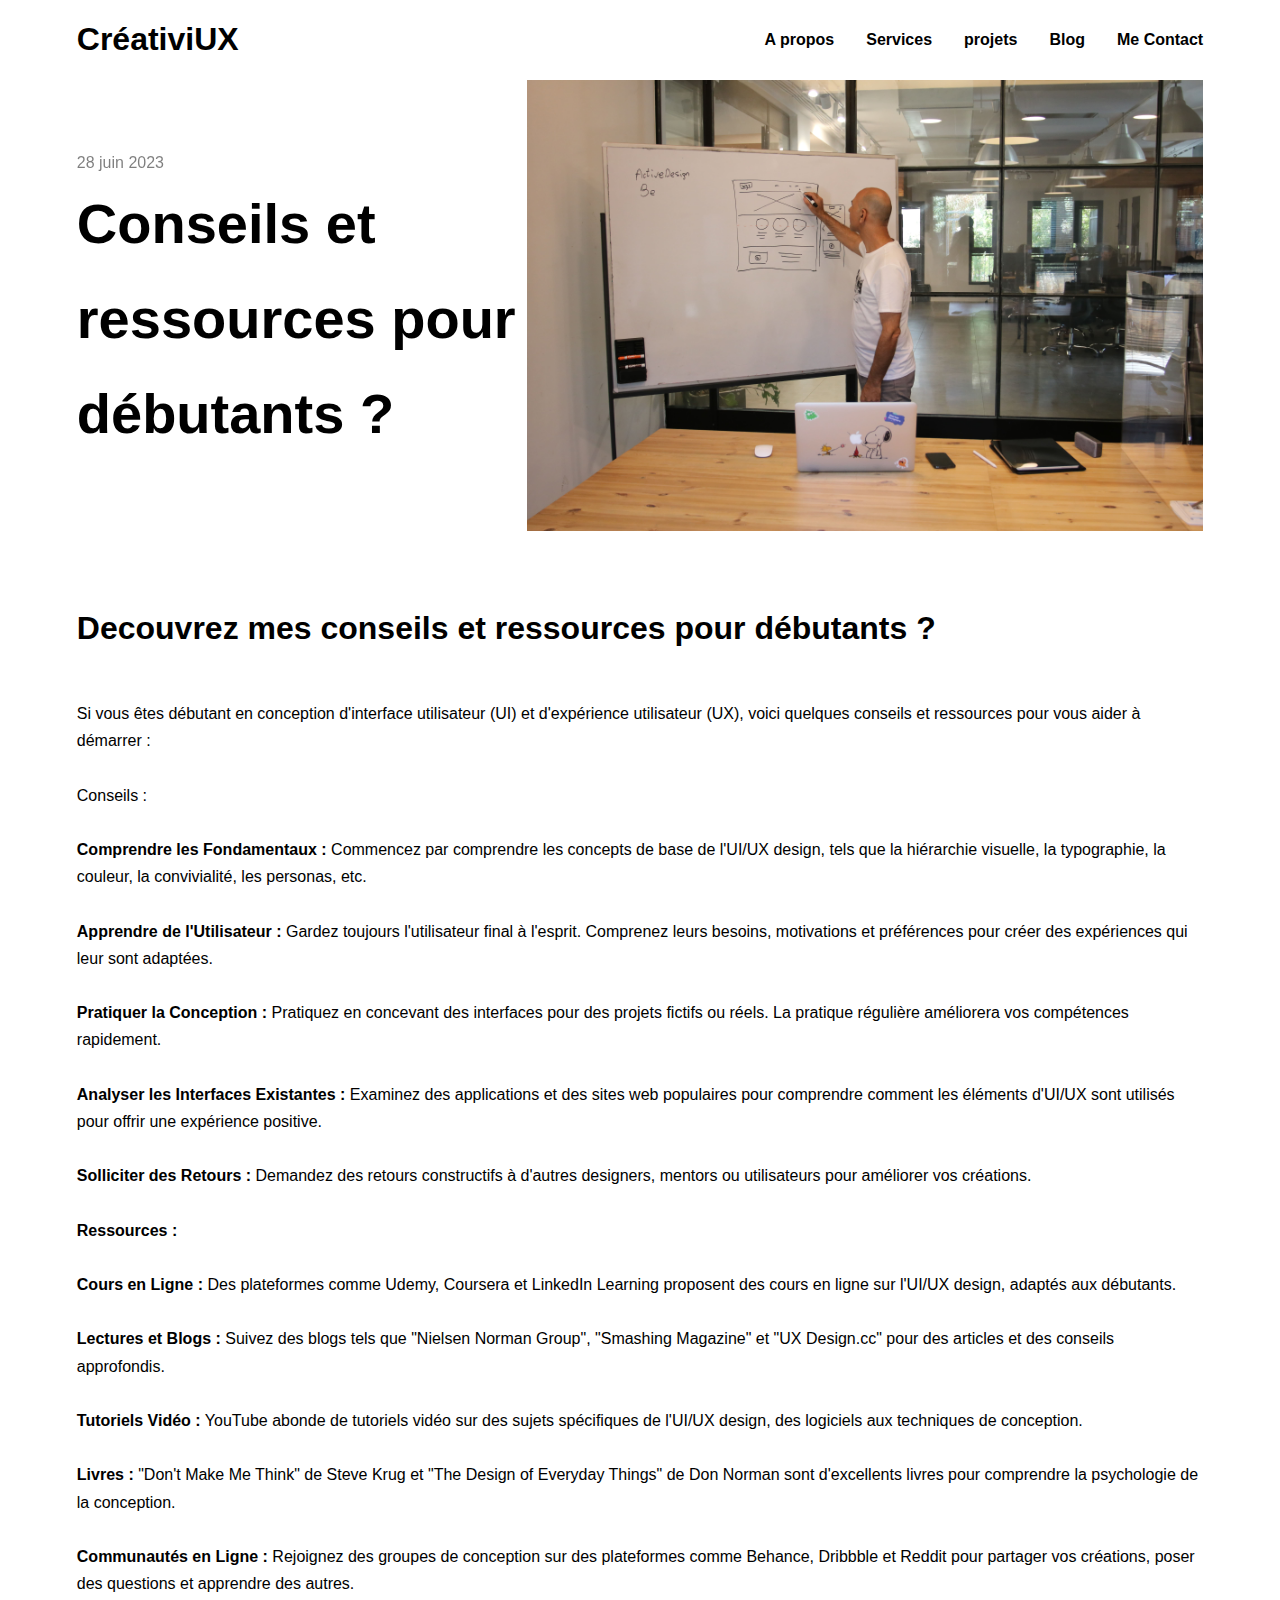
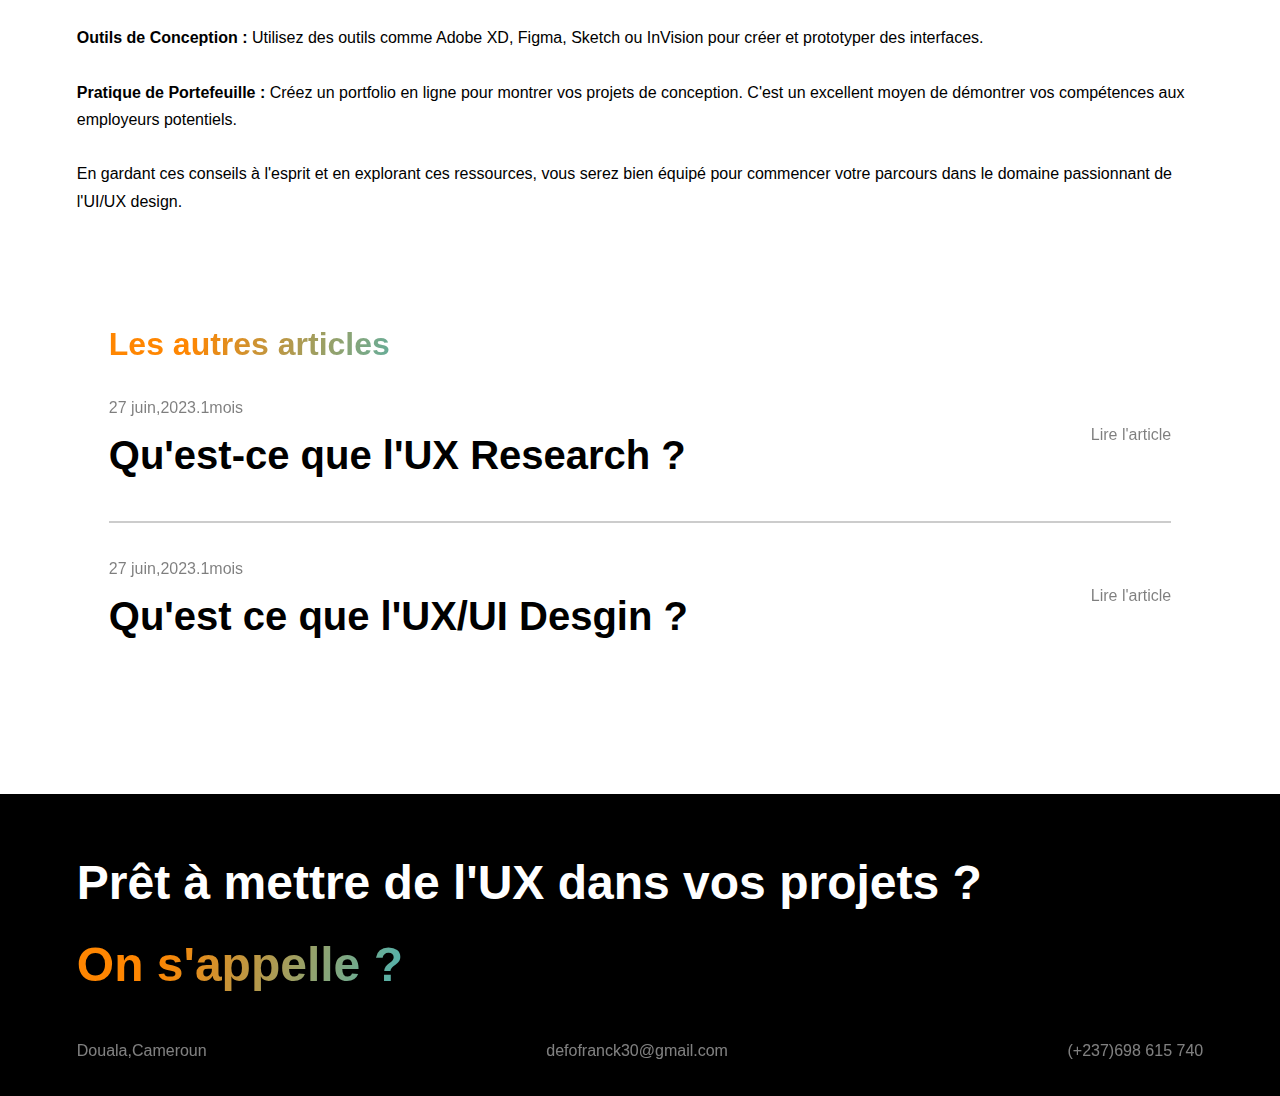
<file: debutant.html>
<!DOCTYPE html>
<html lang="en">
<head>
    <meta charset="UTF-8">
    <meta name="viewport" content="width=device-width, initial-scale=1.0">
    <title>Document</title>
    <link rel="stylesheet" href="https://unicons.iconscout.com/release/v2.1.6/css/unicons.css">
    <link rel="stylesheet" href="./style.css">
    <link rel="stylesheet" href="./blog.css">
    <link rel="preconnect" href="https://fonts.googleapis.com"> 
    <link rel="preconnect" href="https://fonts.gstatic.com" crossorigin> 
    <link href="https://fonts.googleapis.com/css2?family=Poppins:wght@300;400;500;600;700;800;900&display=swap" rel="stylesheet">
    <!--swiper-->
    <link rel="stylesheet" href="./swiper-bundle.min.css">
</head>
<body>
    <nav>
        <div class="container nav_container">
            <a href="./index.html" class="nav_logo">
                <h3>CréativiUX</h3>
            </a>

            <ul class="nav_menu">
                <li><a href="./profil.html">A propos</a></li>
                <li><a href="#">Services</a></li>
                <li><a href="#">projets</a></li>
                <li><a href="#">Blog</a></li>
                <li><a href="#">Me Contact</a></li>
            </ul>

            

            <button id="open-menu-btn"><i class="uil uil-bars"></i></button>
            <button id="close-menu-btn"><i class="uil uil-multiply"></i></button>
        </div>
    </nav>
    <section id="section1">
        <div class="container question_container">
            <div class="question">
                <p>28 juin 2023</p>
                <h2>
                    Conseils et ressources pour débutants ?
                </h2>
                
            </div>
            <div class="image_design">
                <img src="./IMAGES/conseil.jpg" alt="">
            </div>
        </div>
    </section>
    <section id="section2">
        <div class="container decouverte_container">
            <h3>Decouvrez mes conseils et ressources pour débutants ?</h3>
            <br><br>
            <p>
                Si vous êtes débutant en conception d'interface utilisateur (UI) et d'expérience utilisateur (UX), voici quelques conseils et ressources pour vous aider à démarrer :
                <br><br>
                Conseils :
                <br><br>
                <strong>Comprendre les Fondamentaux :</strong> Commencez par comprendre les concepts de base de l'UI/UX design, tels que la hiérarchie visuelle, la typographie, la couleur, la convivialité, les personas, etc.
                <br><br>
                <strong>Apprendre de l'Utilisateur :</strong> Gardez toujours l'utilisateur final à l'esprit. Comprenez leurs besoins, motivations et préférences pour créer des expériences qui leur sont adaptées.
                <br><br>
                <strong>Pratiquer la Conception :</strong> Pratiquez en concevant des interfaces pour des projets fictifs ou réels. La pratique régulière améliorera vos compétences rapidement.
                <br><br>
                <strong>Analyser les Interfaces Existantes :</strong> Examinez des applications et des sites web populaires pour comprendre comment les éléments d'UI/UX sont utilisés pour offrir une expérience positive.
                <br><br>
                <strong>Solliciter des Retours :</strong> Demandez des retours constructifs à d'autres designers, mentors ou utilisateurs pour améliorer vos créations.
                <br><br>
                <strong>Ressources :</strong>
                <br><br>
                <strong>Cours en Ligne :</strong> Des plateformes comme Udemy, Coursera et LinkedIn Learning proposent des cours en ligne sur l'UI/UX design, adaptés aux débutants.
                <br><br>
                <strong>Lectures et Blogs :</strong> Suivez des blogs tels que "Nielsen Norman Group", "Smashing Magazine" et "UX Design.cc" pour des articles et des conseils approfondis.
                <br><br>
                <strong>Tutoriels Vidéo :</strong> YouTube abonde de tutoriels vidéo sur des sujets spécifiques de l'UI/UX design, des logiciels aux techniques de conception.
                <br><br>
                <strong>Livres :</strong> "Don't Make Me Think" de Steve Krug et "The Design of Everyday Things" de Don Norman sont d'excellents livres pour comprendre la psychologie de la conception.
                <br><br>
                <strong>Communautés en Ligne :</strong> Rejoignez des groupes de conception sur des plateformes comme Behance, Dribbble et Reddit pour partager vos créations, poser des questions et apprendre des autres.
                <br><br>
                <strong>Outils de Conception :</strong> Utilisez des outils comme Adobe XD, Figma, Sketch ou InVision pour créer et prototyper des interfaces.
                <br><br>
                <strong>Pratique de Portefeuille :</strong> Créez un portfolio en ligne pour montrer vos projets de conception. C'est un excellent moyen de démontrer vos compétences aux employeurs potentiels.
                <br><br>
                En gardant ces conseils à l'esprit et en explorant ces ressources, vous serez bien équipé pour commencer votre parcours dans le domaine passionnant de l'UI/UX design.
            </p>
        </div>
    </section>
    <section id="section3">
        <div class="container autre_container">
            <h3>Les autres articles</h3>
            <div class="blog">
                <p>27 juin,2023.1mois</p>
                <div class="blog_details">
                    <h2>Qu'est-ce que l'UX Research ?</h2>
                    <a href="./Blog_graphic.html">Lire l'article<i class="cvfleche uil-arrow-right"></i></a>
                </div>
            </div>
            <hr>
            <div class="blog">
                <p>27 juin,2023.1mois</p>
                <div class="blog_details">
                    <h2>Qu'est ce que l'UX/UI Desgin ?</h2>
                    <a href="./Blog.html">Lire l'article<i class="cvfleche uil-arrow-right"></i></a>
                </div>
            </div>
        </div>
    </section>
    <footer id="contact">
        <div class="container contact_container">
            <h2>
                Prêt à mettre de l'UX dans vos projets ?
                <p class="change_color">On s'appelle ?</p>
            </h2>
            <div class="details_contact">
                <p>Douala,Cameroun</p>
                <p>defofranck30@gmail.com</p>
                <p>(+237)698 615 740</p>
            </div>
        </div>
    </footer>
    <script src="./script.js"></script>
</body>
</html>
</file>
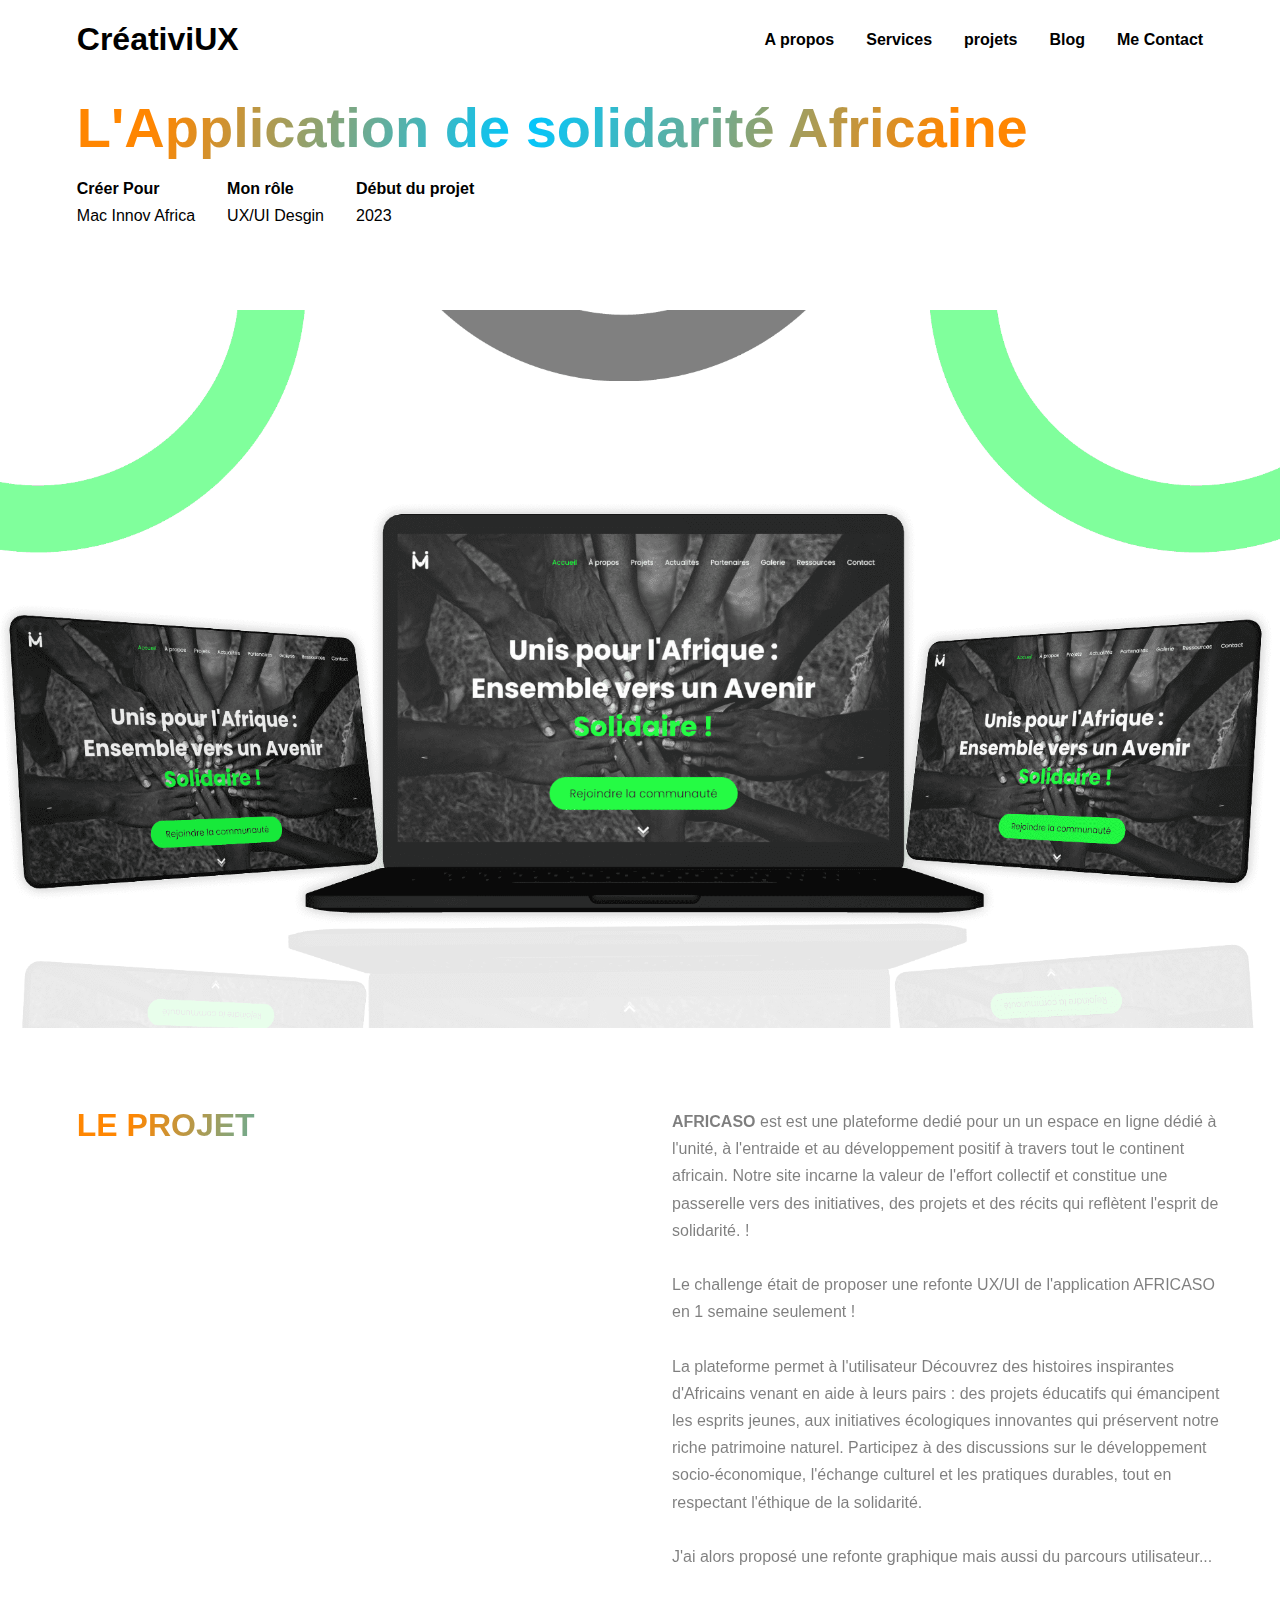
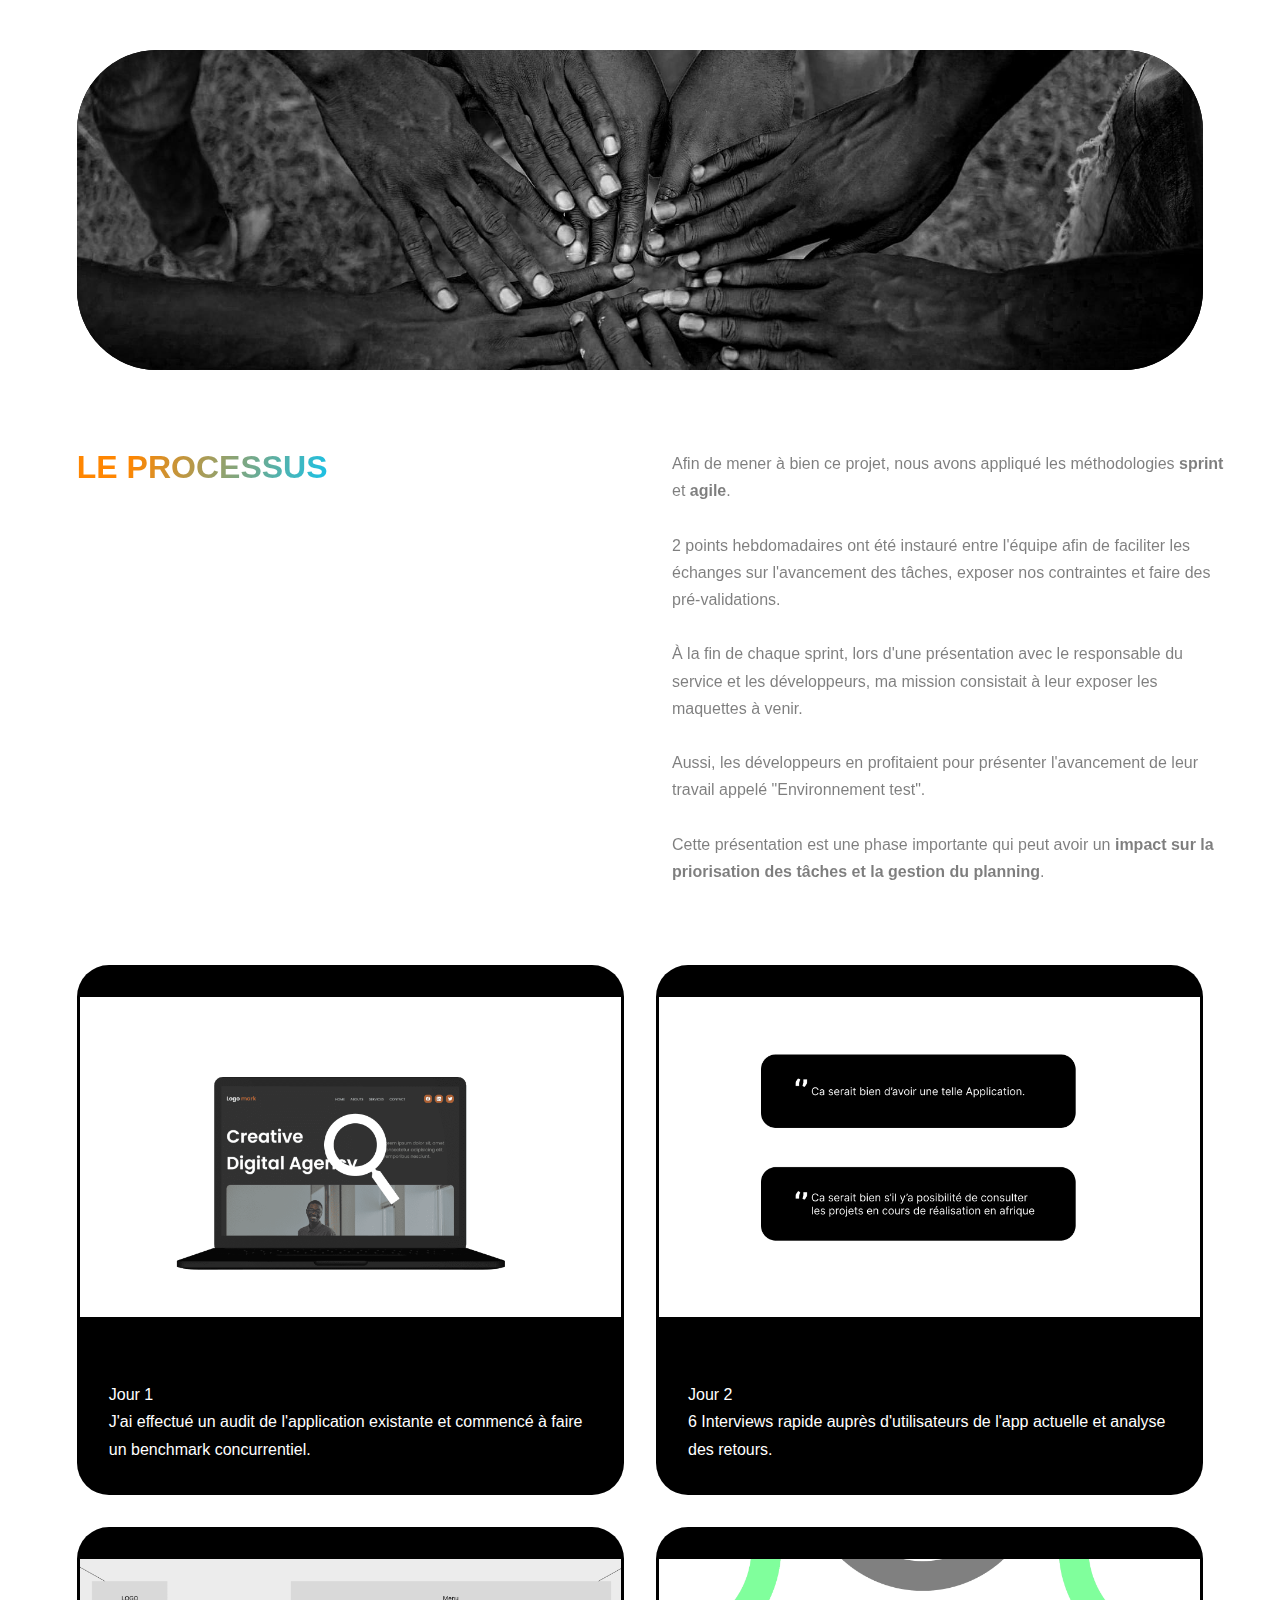
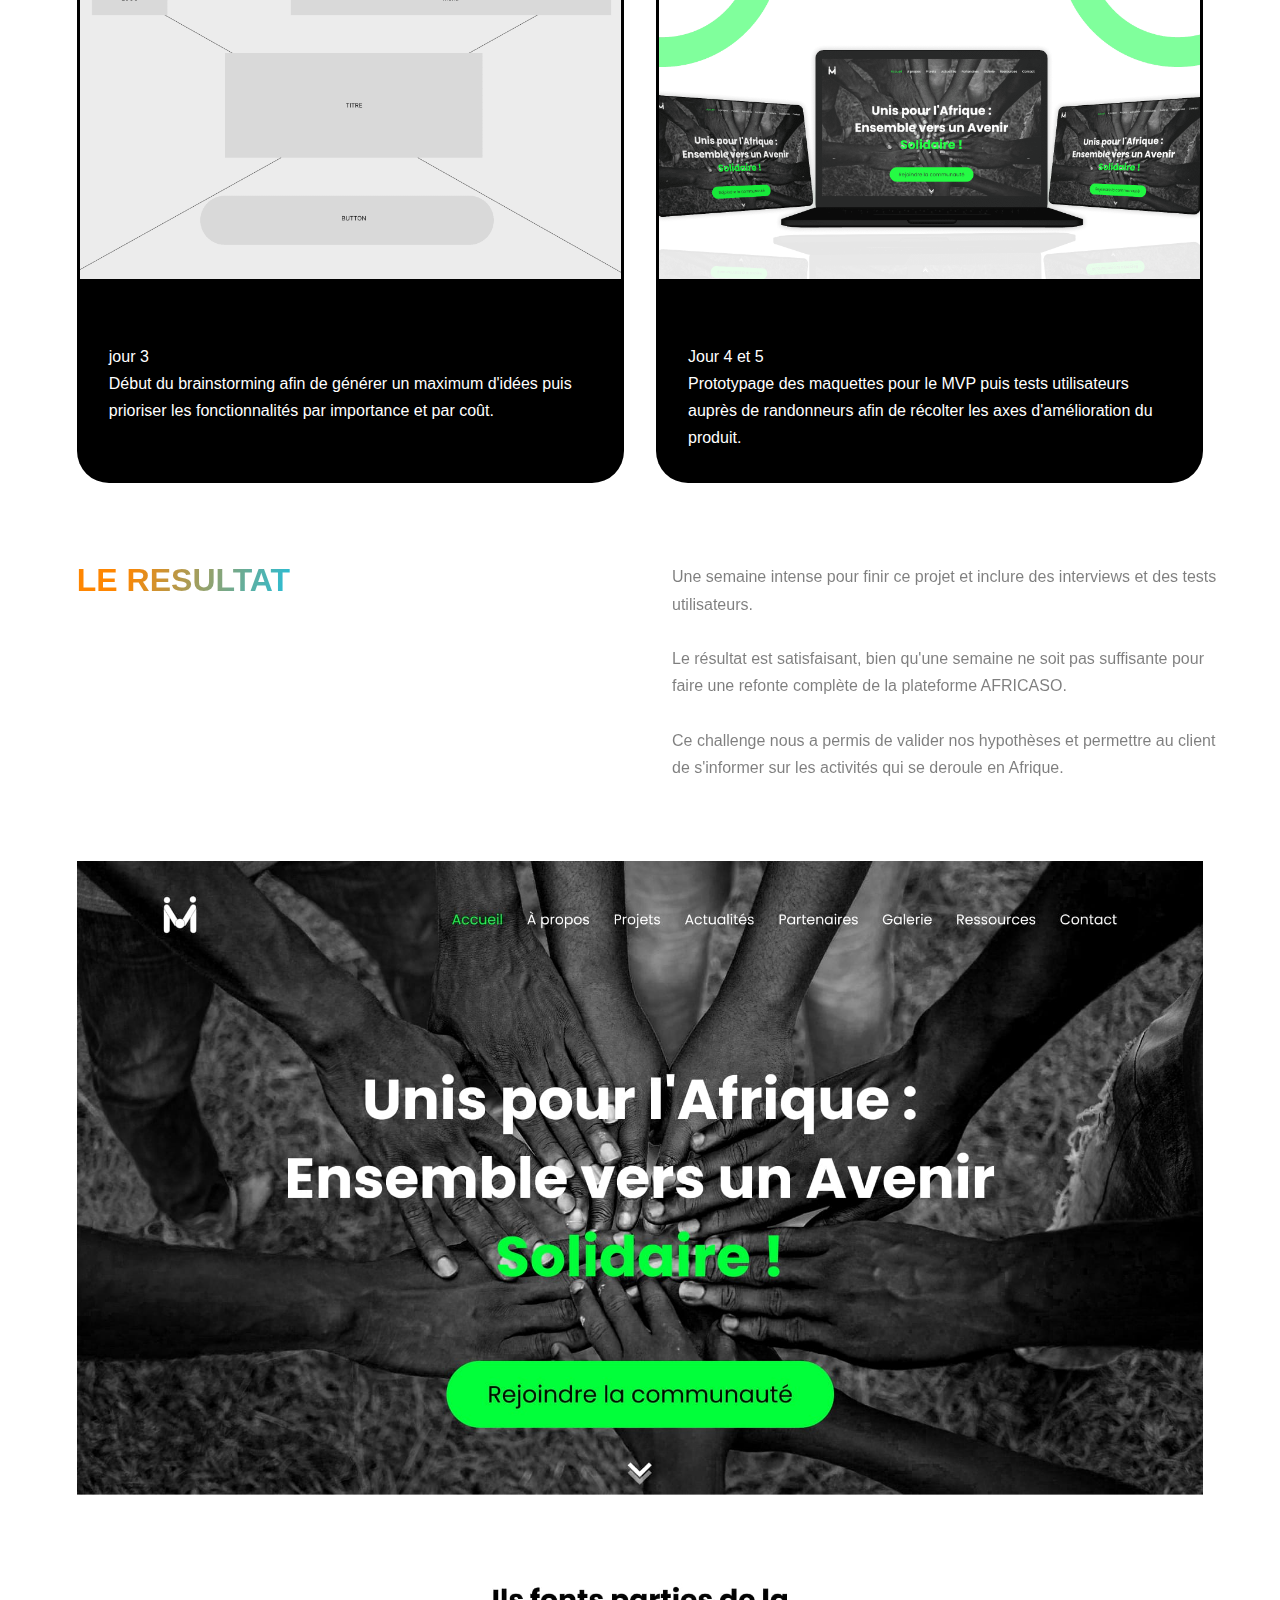
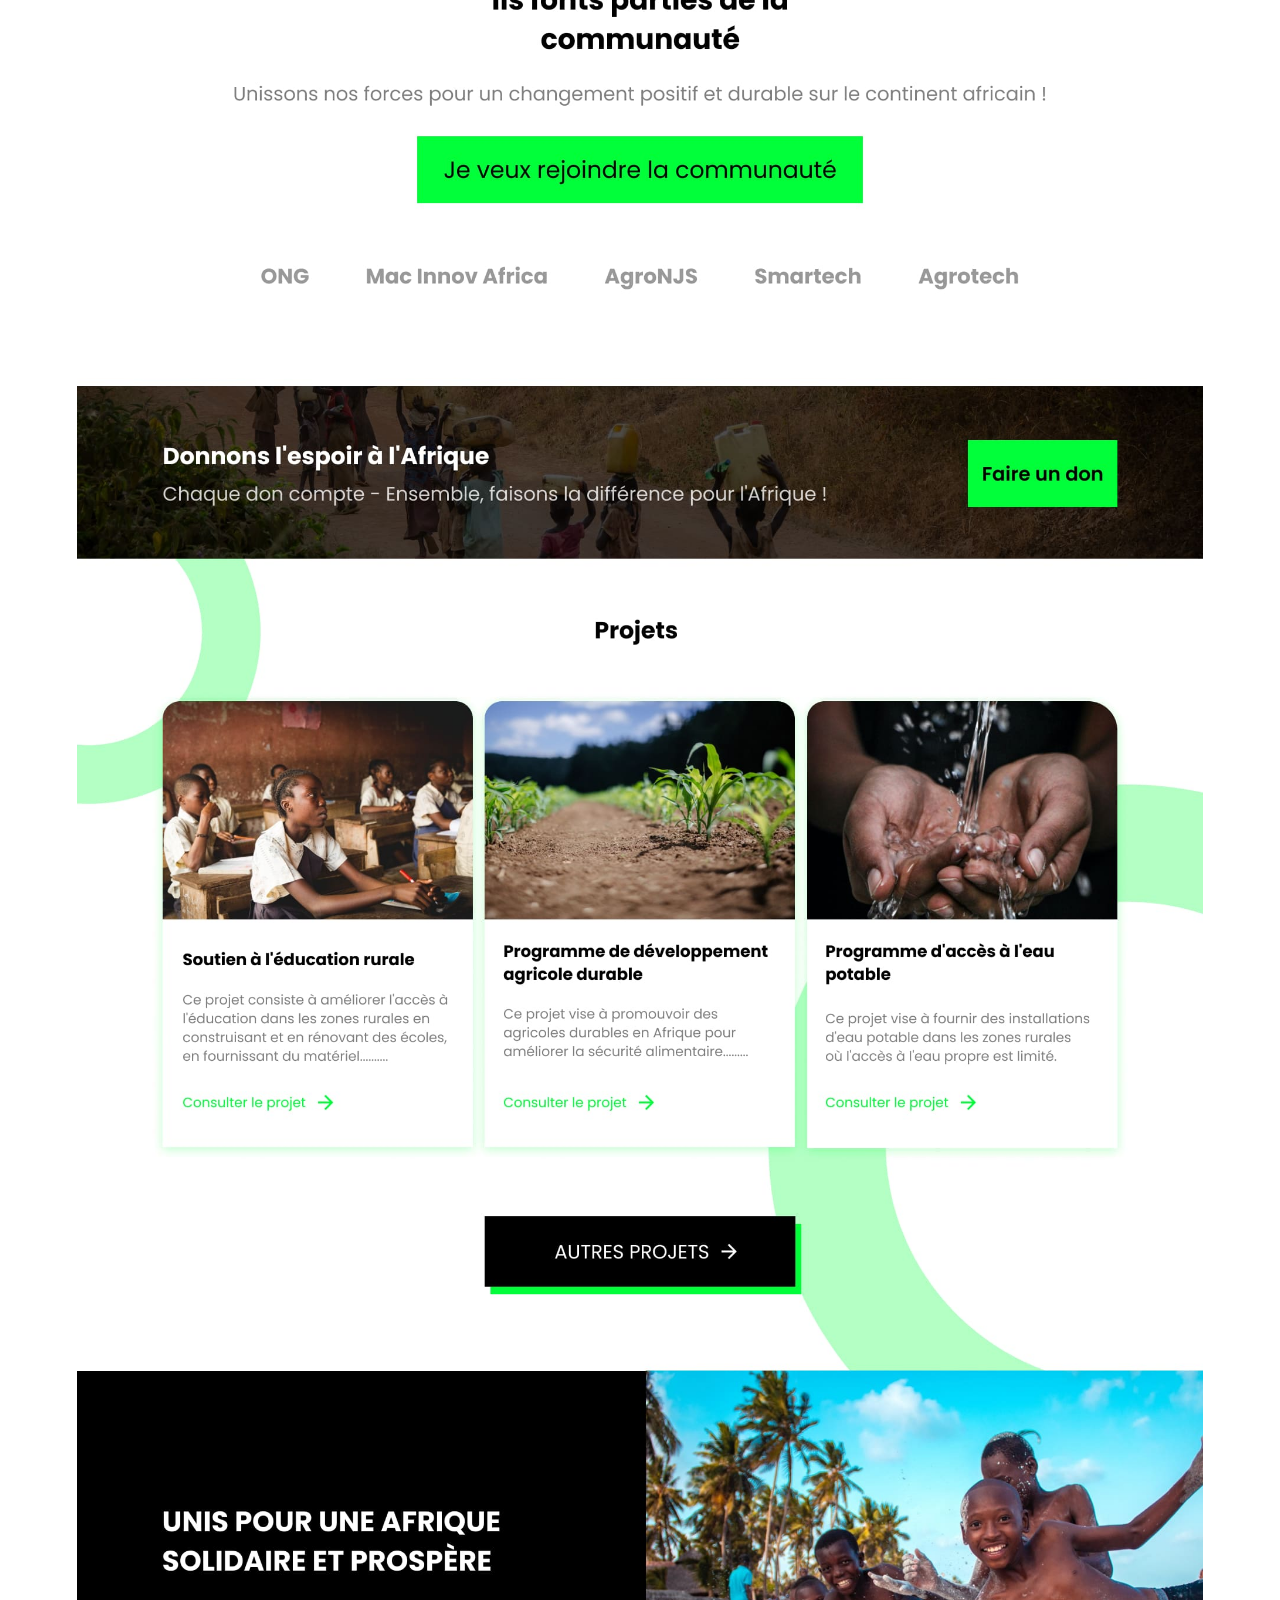
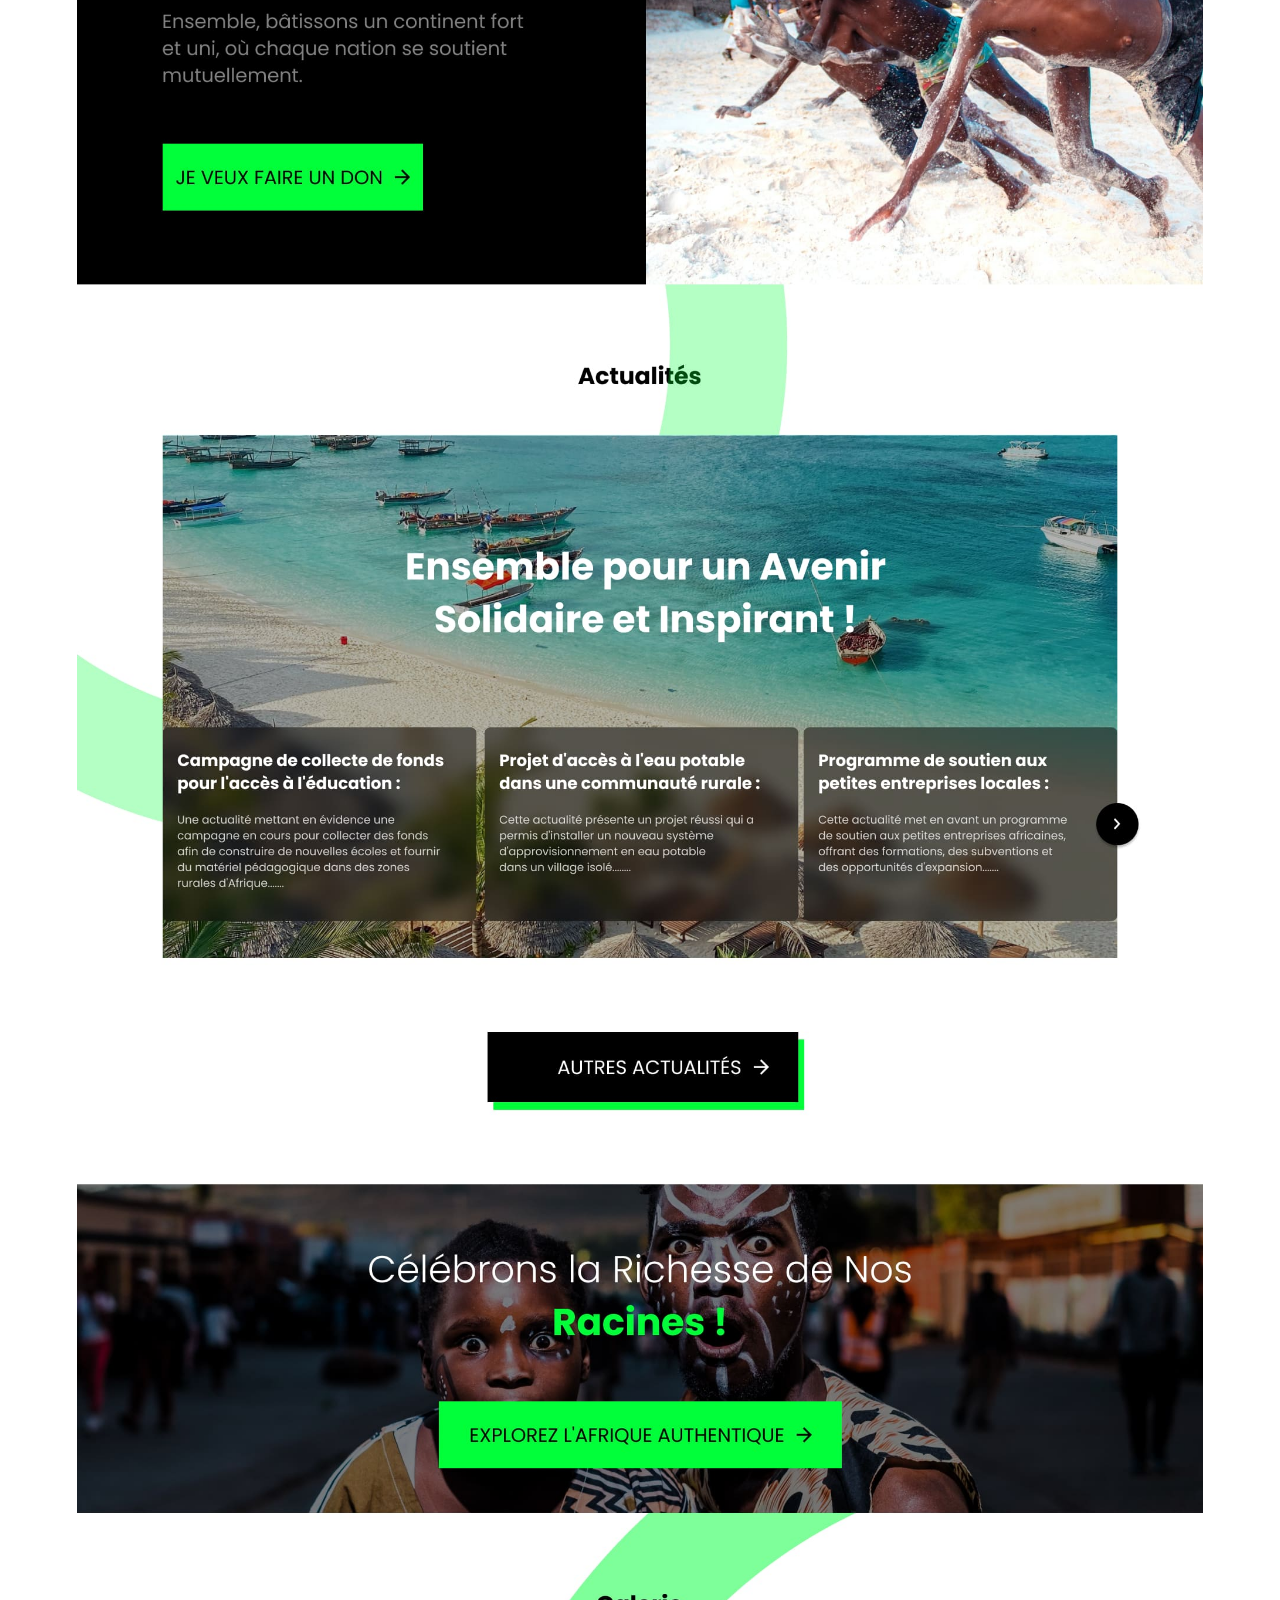
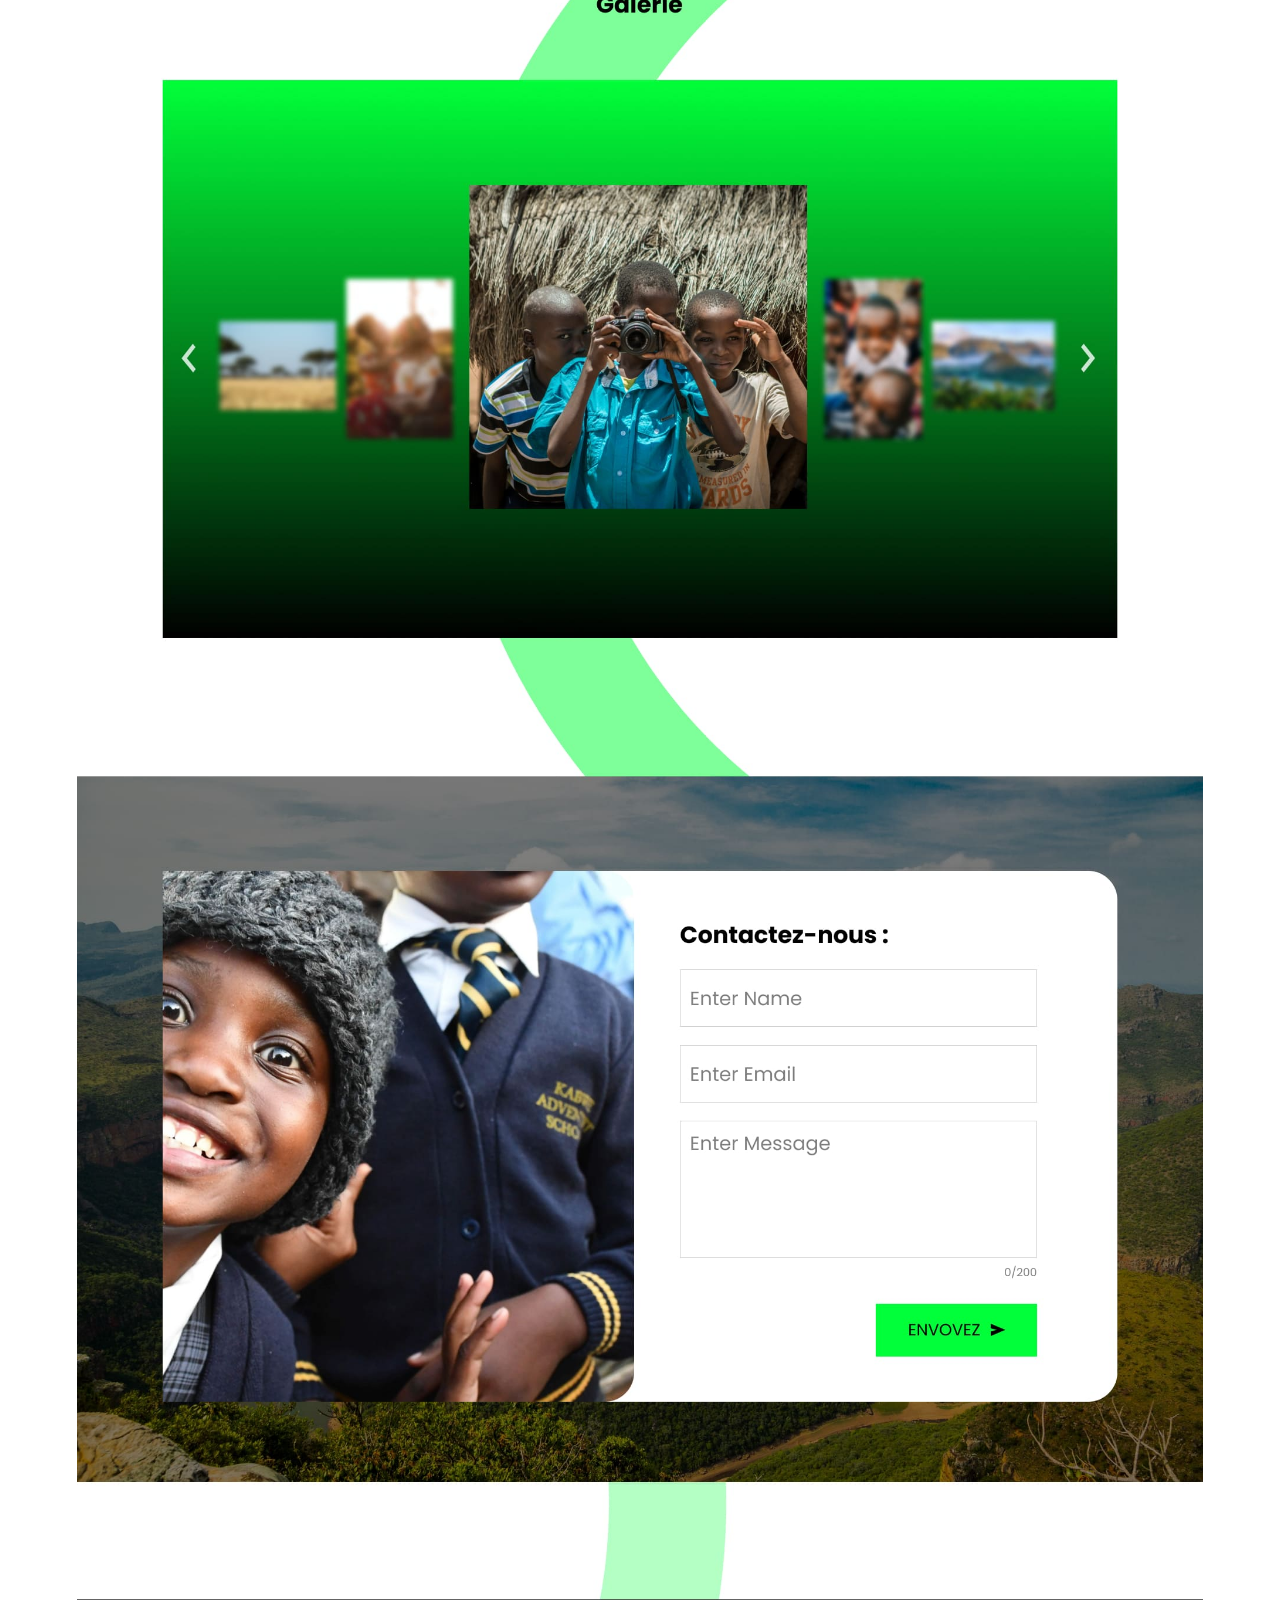
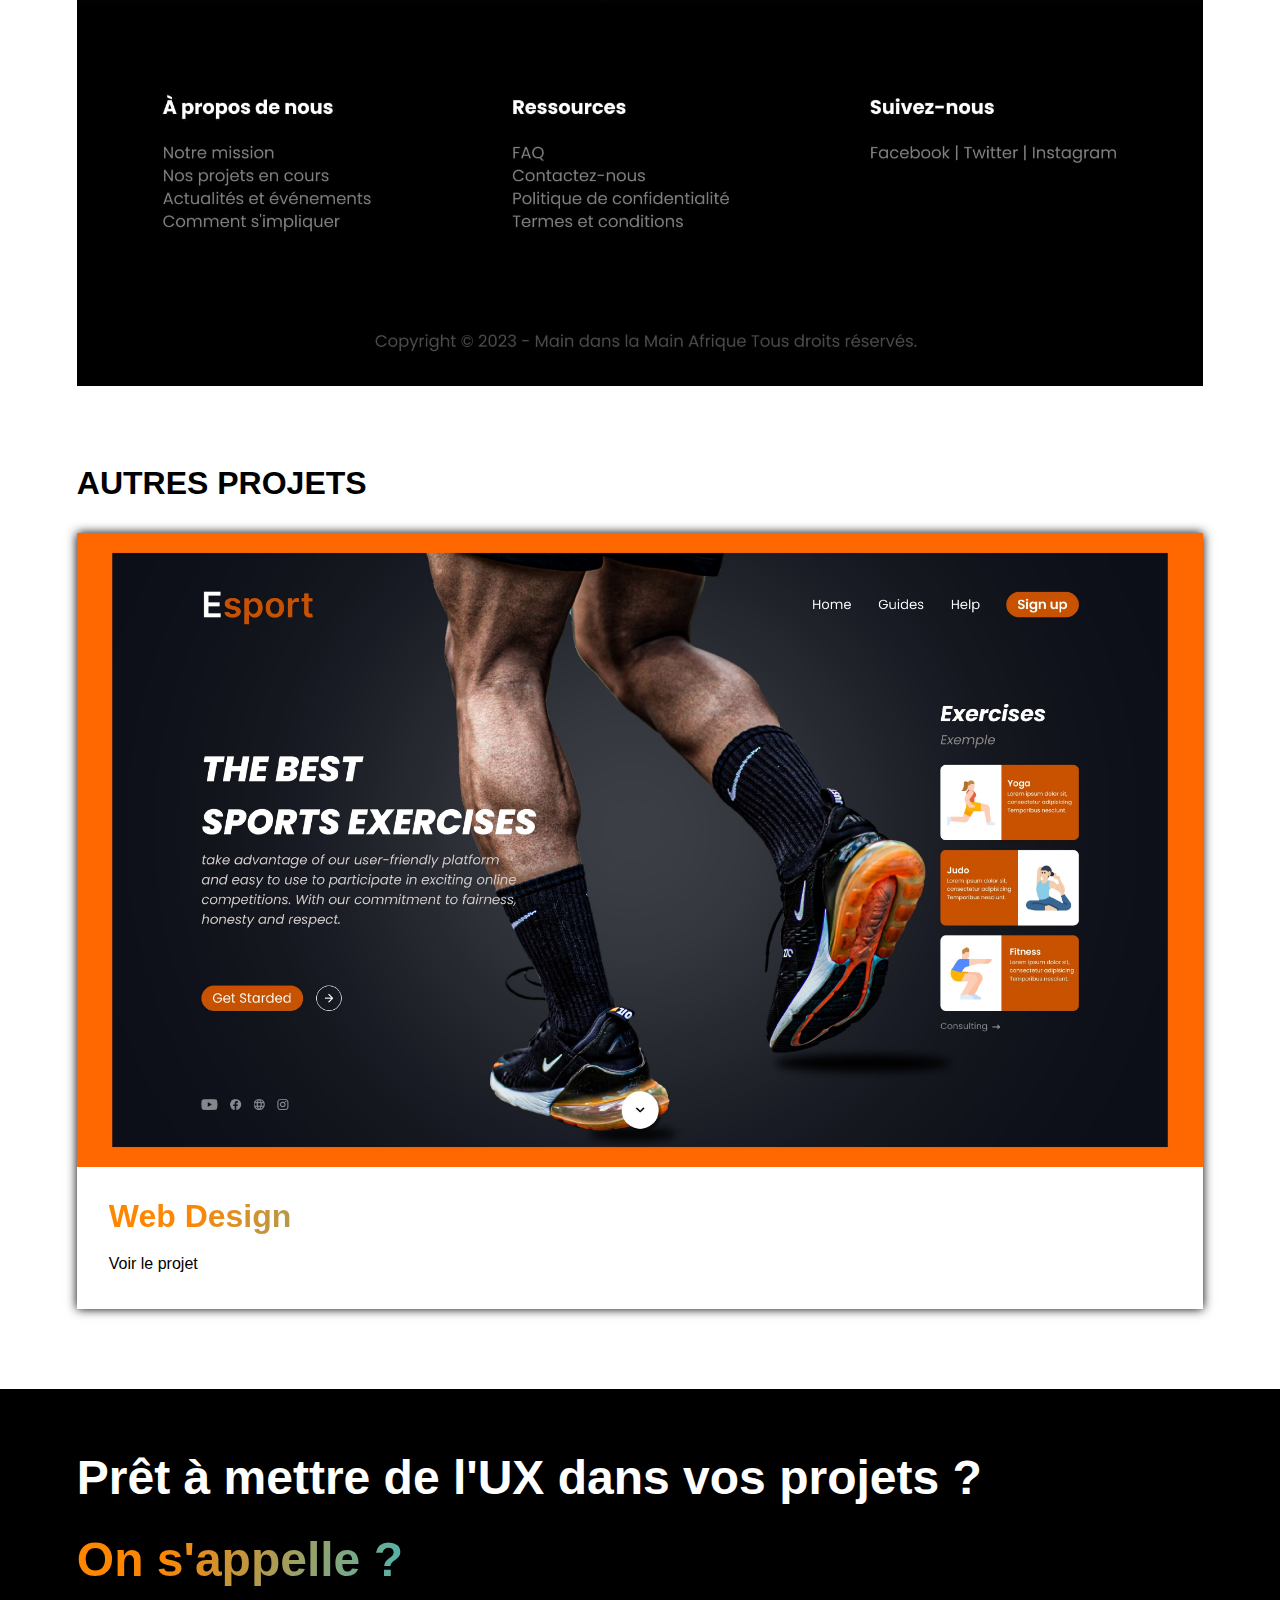
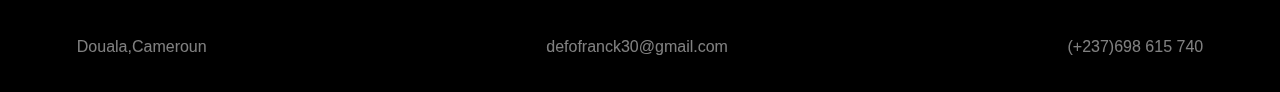
<file: Projet.html>
<!DOCTYPE html>
<html lang="en">
<head>
    <meta charset="UTF-8">
    <meta name="viewport" content="width=device-width, initial-scale=1.0">
    <title>Document</title>
    <link rel="stylesheet" href="https://unicons.iconscout.com/release/v2.1.6/css/unicons.css">
    <link rel="stylesheet" href="./style.css">
    <link rel="stylesheet" href="./projet.css">
    <link rel="preconnect" href="https://fonts.googleapis.com"> 
    <link rel="preconnect" href="https://fonts.gstatic.com" crossorigin> 
    <link href="https://fonts.googleapis.com/css2?family=Poppins:wght@300;400;500;600;700;800;900&display=swap" rel="stylesheet">
    <!--swiper-->
    <link rel="stylesheet" href="./swiper-bundle.min.css">
</head>
<body>
    <nav>
        <div class="container nav_container">
            <a href="./index.html" class="nav_logo">
                <h3>CréativiUX</h3>
            </a>

            <ul class="nav_menu">
                <li><a href="./profil.html">A propos</a></li>
                <li><a href="#">Services</a></li>
                <li><a href="#">projets</a></li>
                <li><a href="#">Blog</a></li>
                <li><a href="#">Me Contact</a></li>
            </ul>

           

            <button id="open-menu-btn"><i class="uil uil-bars"></i></button>
            <button id="close-menu-btn"><i class="uil uil-multiply"></i></button>
        </div>
    </nav>
    <section id="section1">
        <div class="container section1_container">
            <h2 class="grand_titre">
                L'Application de solidarité Africaine
            </h2>
            <div class="role">
                <div>
                    <p class="info">Créer Pour</p>
                    <p>Mac Innov Africa</p>
                </div>
                <div>
                    <p class="info">Mon rôle</p>
                    <p>UX/UI Desgin</p>
                </div>
                <div>
                    <p class="info">Début du projet</p>
                    <p>2023</p>
                </div>
            </div>
        </div>
    </section>

    <section id="section2">
        <img src="./IMAGES/webdesign.png" alt="">
    </section>

    <section id="section3">
        <div class="container section3_container">
            <div class="leprojet">
                <h3 class="titre_section_3">
                    LE PROJET
                </h3>
                <div class="desc_projet">
                    <P class="des_projet">
                        <strong>AFRICASO</strong> est est une plateforme dedié pour un un espace en ligne dédié à l'unité, à l'entraide et au développement positif à travers tout le continent africain. Notre site incarne la valeur de l'effort collectif et constitue une passerelle vers des initiatives, des projets et des récits qui reflètent l'esprit de solidarité. !
                        <br><br>
                        Le challenge était de proposer une refonte UX/UI de l'application AFRICASO en 1 semaine seulement !
                        <br><br>
                        La plateforme permet à l'utilisateur Découvrez des histoires inspirantes d'Africains venant en aide à leurs pairs : des projets éducatifs qui émancipent les esprits jeunes, aux initiatives écologiques innovantes qui préservent notre riche patrimoine naturel. Participez à des discussions sur le développement socio-économique, l'échange culturel et les pratiques durables, tout en respectant l'éthique de la solidarité.
                        <br><br>
                        J'ai alors proposé une refonte graphique mais aussi du parcours utilisateur...
                    </P>
                </div>
            </div>
        </div>
    </section>

    <section id="section4">
        <div class="container">
            <div class="images_deco">
                <img src="./IMAGES/background.jpg" alt="">
            </div>
        </div>
    </section>

    <section id="section4_proccesus">
        <div class="container section3_container">
            <div class="leprojet">
                <h3 class="titre_section_3">
                    LE PROCESSUS
                </h3>
                <div class="desc_projet">
                    <P class="des_projet">
                        Afin de mener à bien ce projet, nous avons appliqué les méthodologies <strong>sprint</strong> et <strong>agile</strong>.
                        <br><br>
                        2 points hebdomadaires ont été instauré entre l'équipe afin de faciliter les échanges sur l'avancement des tâches, exposer nos contraintes et faire des pré-validations. 
                        <br><br>
                        À la fin de chaque sprint, lors d'une présentation avec le responsable du service et les développeurs, ma mission consistait à leur exposer les maquettes à venir.
                        <br><br>
                        Aussi, les développeurs en profitaient pour présenter l'avancement de leur travail appelé "Environnement test".
                        <br><br>
                        Cette présentation est une phase importante qui peut avoir un <strong>impact sur la priorisation des tâches et la gestion du planning</strong>.
                    </P>
                </div>
            </div>
        </div>
    </section>

    <section id="section5_etapes">
        <div class="container etape_section">
            <div class="etape">
                <img src="./IMAGES/etape1.png" alt="">
                <p>
                    Jour 1 <br>
                    J'ai effectué un audit de l'application existante et commencé à faire un benchmark concurrentiel. 
                </p>
            </div>
            <div class="etape">
                <img src="./IMAGES/etape3.png" alt="">
                <p>
                    Jour 2  <br>
                    6 Interviews rapide auprès d'utilisateurs de l'app actuelle et analyse des retours.
                </p>
            </div>

            <div class="etape">
                <img src="./IMAGES/etape2.png" alt="">
                <p>
                    jour 3 <br>
                    Début du brainstorming afin de générer un maximum d'idées puis prioriser les fonctionnalités par importance et par coût. 
                </p>
            </div>
            <div class="etape">
                <img src="./IMAGES/webdesign.png" alt="">
                <p>
                    Jour 4 et 5  <br>
                    Prototypage des maquettes pour le MVP puis tests utilisateurs auprès de randonneurs afin de récolter les axes d'amélioration du produit.
                </p>
            </div>
        </div>
    </section>

    <section id="section6_resultat">
        <div class="container section3_container">
            <div class="leprojet">
                <h3 class="titre_section_3">
                    LE RESULTAT
                </h3>
                <div class="desc_projet">
                    <P class="des_projet">
                        Une semaine intense pour finir ce projet et inclure des interviews et des tests utilisateurs. 
                        <br><br>
                        Le résultat est satisfaisant, bien qu'une semaine ne soit pas suffisante pour faire une refonte complète de la plateforme AFRICASO. 
                        <br><br>
                        Ce challenge nous a permis de valider nos hypothèses et permettre au client de s'informer sur les activités qui se deroule en Afrique.
                    </P>
                </div>
            </div>
        </div>
    </section>

    <section>
        <div class="container">
            <img src="./IMAGES/solidarity.jpg" alt="">
        </div>
    </section>

    <section>
        <div class="container">
            <h3 class="autress">AUTRES PROJETS</h3>
            <div class="card_projetd">
                <div class="card_projetss">
                    <div class="card_img">
                        <a href="#"><img src="./IMAGES/sport.jpg" alt=""></a>
                    </div>
                    <div class="content">
                        <h3 class="name_projet">Web Design</h3>
                        <a href="#">Voir le projet<i class="cvfleche uil-arrow-right"></i></a>
                    </div>
                </div>
            </div>
            
        </div>
    </section>
    <footer id="contact">
        <div class="container contact_container">
            <h2>
                Prêt à mettre de l'UX dans vos projets ?
                <p class="change_color">On s'appelle ?</p>
            </h2>
            <div class="details_contact">
                <p>Douala,Cameroun</p>
                <p>defofranck30@gmail.com</p>
                <p>(+237)698 615 740</p>
            </div>
        </div>
    </footer>
    <script src="./script.js"></script>
</body>
</html>
</file>
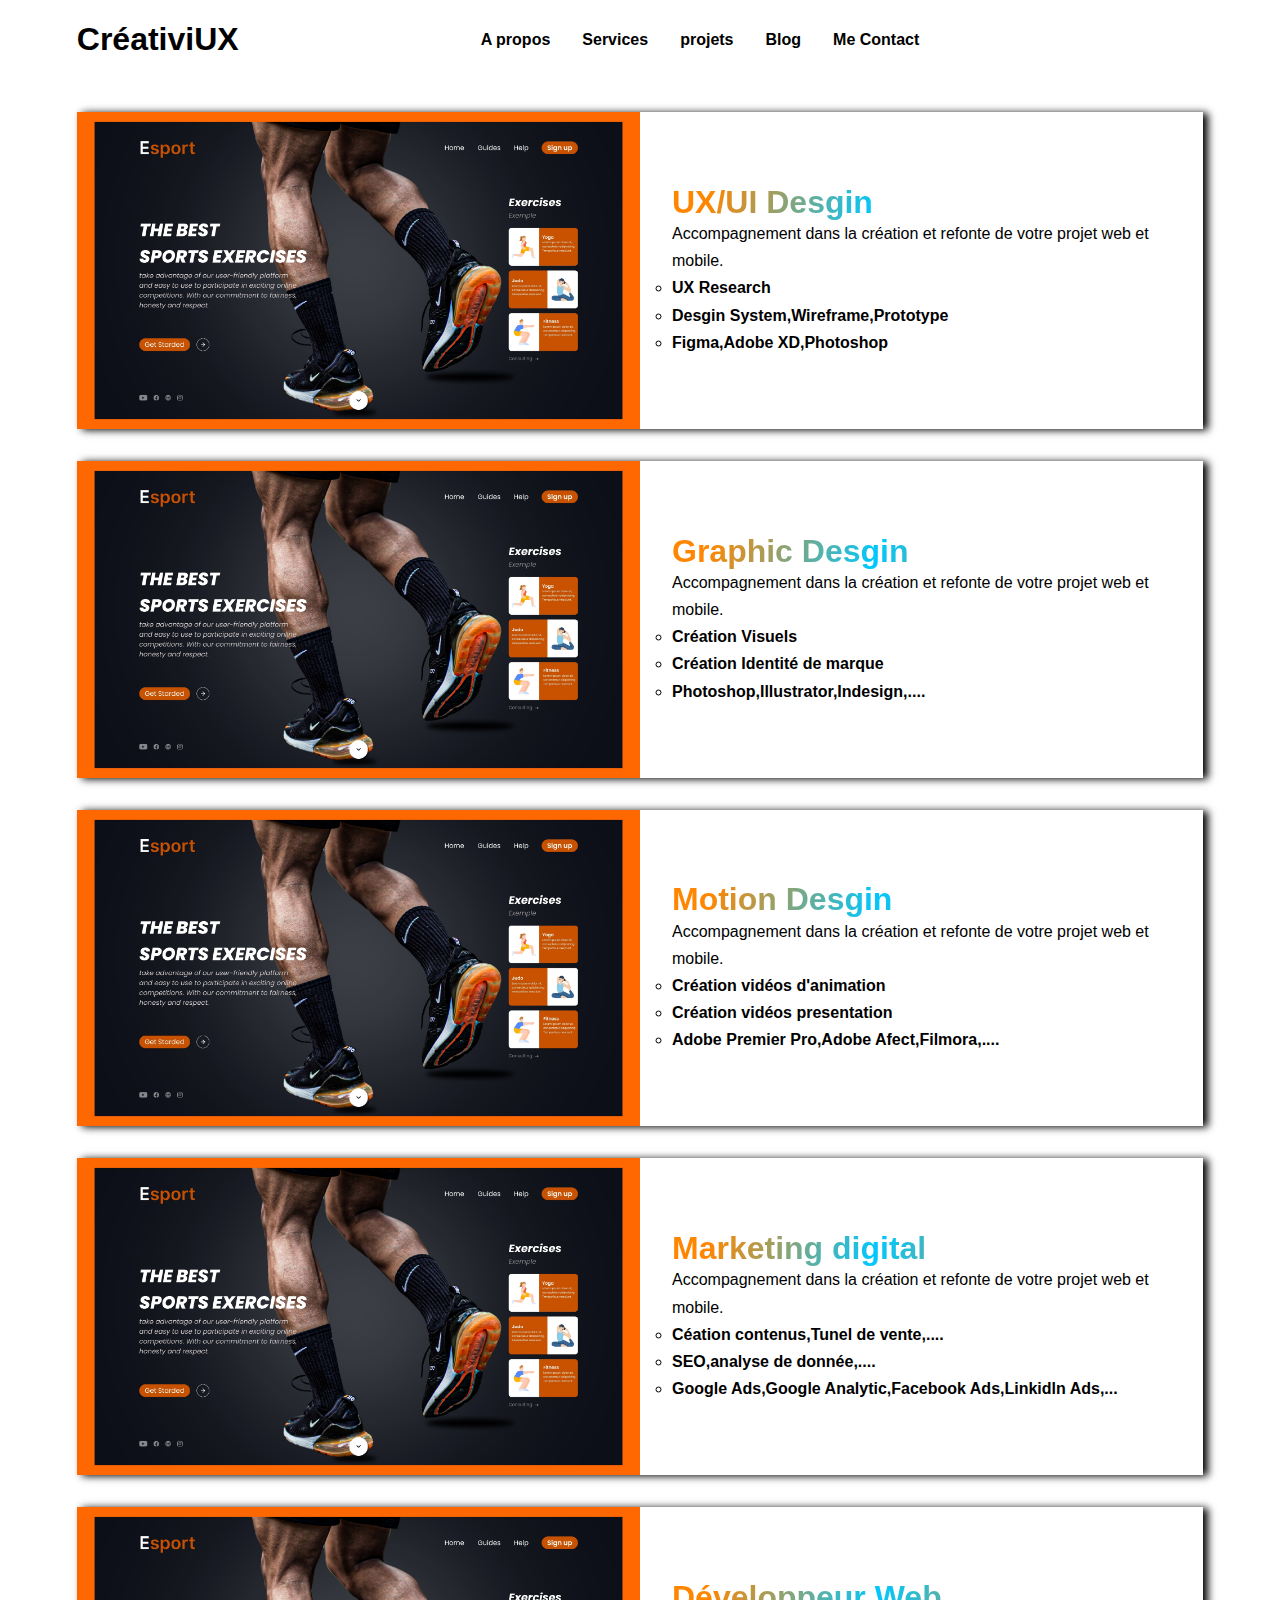
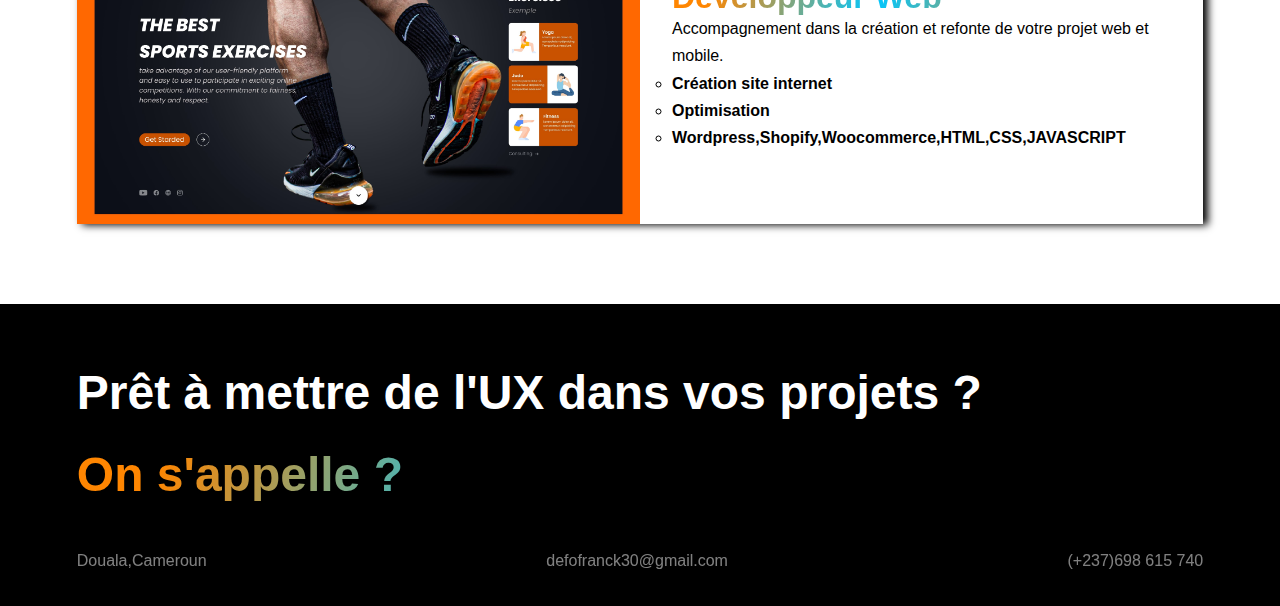
<file: Services.html>
<!DOCTYPE html>
<html lang="en">
<head>
    <meta charset="UTF-8">
    <meta name="viewport" content="width=device-width, initial-scale=1.0">
    <title>Document</title>
    <link rel="stylesheet" href="https://unicons.iconscout.com/release/v2.1.6/css/unicons.css">
    <link rel="stylesheet" href="./style.css">
    <link rel="stylesheet" href="./service.css">
    <link rel="preconnect" href="https://fonts.googleapis.com"> 
    <link rel="preconnect" href="https://fonts.gstatic.com" crossorigin> 
    <link href="https://fonts.googleapis.com/css2?family=Poppins:wght@300;400;500;600;700;800;900&display=swap" rel="stylesheet">
    <!--swiper-->
    <link rel="stylesheet" href="./swiper-bundle.min.css">
</head>
<body>
    <nav>
        <div class="container nav_container">
            <a href="./index.html" class="nav_logo">
                <h3>CréativiUX</h3>
            </a>

            <ul class="nav_menu">
                <li><a href="./profil.html">A propos</a></li>
                <li><a href="#">Services</a></li>
                <li><a href="#">projets</a></li>
                <li><a href="#">Blog</a></li>
                <li><a href="#">Me Contact</a></li>
            </ul>

            <ul class="nav_social">
                <li><a href="#"><i class="uil uil-instagram-alt"></i></a></li>
               
            </ul>

            <button id="open-menu-btn"><i class="uil uil-bars"></i></button>
            <button id="close-menu-btn"><i class="uil uil-multiply"></i></button>
        </div>
    </nav>
    <section>
        <div class="container service_container">
            <div class="services">
                <img src="./IMAGES/sport.jpg" alt="">
                <div class="descrip">
                    <h3>UX/UI Desgin</h3>
                    <p>Accompagnement dans la création et refonte de votre projet web et mobile.</p>
                    <ul>
                        <strong><li>UX Research</li></strong>
                        <strong><li>Desgin System,Wireframe,Prototype</li></strong>
                        <strong><li>Figma,Adobe XD,Photoshop</li></strong>
                    </ul>
                </div>
            </div>

            <div class="services">
                <img src="./IMAGES/sport.jpg" alt="">
                <div class="descrip">
                    <h3>Graphic Desgin</h3>
                    <p>Accompagnement dans la création et refonte de votre projet web et mobile.</p>
                    <ul>
                        <strong><li>Création Visuels</li></strong>
                        <strong><li>Création Identité de marque</li></strong>
                        <strong><li>Photoshop,Illustrator,Indesign,....</li></strong>
                    </ul>
                </div>
            </div>

            <div class="services">
                <img src="./IMAGES/sport.jpg" alt="">
                <div class="descrip">
                    <h3>Motion Desgin</h3>
                    <p>Accompagnement dans la création et refonte de votre projet web et mobile.</p>
                    <ul>
                        <strong><li>Création vidéos d'animation</li></strong>
                        <strong><li>Création vidéos presentation</li></strong>
                        <strong><li>Adobe Premier Pro,Adobe Afect,Filmora,....</li></strong>
                    </ul>
                </div>
            </div>

            <div class="services">
                <img src="./IMAGES/sport.jpg" alt="">
                <div class="descrip">
                    <h3>Marketing digital</h3>
                    <p>Accompagnement dans la création et refonte de votre projet web et mobile.</p>
                    <ul>
                        <strong><li>Céation contenus,Tunel de vente,....</li></strong>
                        <strong><li>SEO,analyse de donnée,....</li></strong>
                        <strong><li>Google Ads,Google Analytic,Facebook Ads,Linkidln Ads,...</li></strong>
                    </ul>
                </div>
            </div>

            <div class="services">
                <img src="./IMAGES/sport.jpg" alt="">
                <div class="descrip">
                    <h3>Développeur Web</h3>
                    <p>Accompagnement dans la création et refonte de votre projet web et mobile.</p>
                    <ul>
                        <strong><li>Création site internet</li></strong>
                        <strong><li>Optimisation</li></strong>
                        <strong><li>Wordpress,Shopify,Woocommerce,HTML,CSS,JAVASCRIPT</li></strong>
                    </ul>
                </div>
            </div>
        </div>
    </section>
    <footer id="contact">
        <div class="container contact_container">
            <h2>
                Prêt à mettre de l'UX dans vos projets ?
                <p class="change_color">On s'appelle ?</p>
            </h2>
            <div class="details_contact">
                <p>Douala,Cameroun</p>
                <p>defofranck30@gmail.com</p>
                <p>(+237)698 615 740</p>
            </div>
        </div>
    </footer>
<script src="./script.js"></script>
</body>
</html>
</file>
<file: style.css>
*{
    margin: 0;
    padding: 0;
    border: 0;
    outline: 0;
    text-decoration: none;
    list-style: none;
    box-sizing: border-box;
}
section{
    padding: 6rem auto;
    margin: 5rem 0;
  }

.icon_infos{
    margin-top: 2rem;
}
.icon_infos a img{
    width: 2rem;
    height: 2rem;
    background: var(--color-blanc);
    border-radius: 3em;
}
.icon_infos a{
    color: #FFFFFF;
    font-size: 2rem;
}
/*thème de couleur*/

:root{
    --color-primary : #FF8601;
    --color-noir : #000000;
    --color-blanc : #FFFFFF;

    --container-width-lg : 88%;
    --container-width-md : 90%;
    --container-width-sm : 92%;

    --transition:all 400ms ease;
}

html{
    scroll-behavior: smooth;
}

body{
    font-family: 'Plusjakartadisplay', sans-serif;
    color: var(--color-bg-1);
    background: var(--color-light);
    line-height: 1.7;
}

h3{
    line-height: 1.1;
    font-weight: 700;
    font-size: 2rem;
}

h2{
    font-size: 3.5rem;
}

h1{
    font-size: 75px;
    font-weight: 700;
    line-height: 110%;
}

a{
    color: var(--color-noir);
    
}
a:hover{
    color: var(--color-primary);
}

.container{
    width: var(--container-width-lg);
    max-width: 1800px;
    margin: 0 auto;
}

img{
    display: block;
    object-fit: cover;
    width: 100%;
}

/*================= NAV ================*/
.nav_logo h3:hover{
    color: black;
}
nav{
    height: 5rem;
    width: 100vw;
    display: grid;
    place-items: center;
    position: fixed;
    top: 0;
    left: 0;
    z-index: 3;
    background-color: var(--color-blanc);
}
.window-scrolled{
    background: var(--color-blanc);
    border-bottom: 0.2rem solid var(--color-bg-3);
}
.nav_logo{
    width: 7.5rem;
}

.nav_container{
    display: flex;
    justify-content: space-between;
    align-items: center;
}

nav button{
    display: none;
}

.nav_menu{
    display: flex;
    gap: 2rem;
    
}
.nav_menu a{
    font-weight: 700;
}

.title_color{
    background-image: linear-gradient(108deg, #FF8601 8%, #00C7FF 40%, #FF8601 77%, #FF8601 91%);
    -webkit-text-fill-color: transparent;
    -webkit-background-clip: text;

    
    line-height: 100px;
    display: inline-block;
    letter-spacing: -2px;
}

/*--------header--------*/
header{
    width: 100vw;
    height: 100vh;
    background-color: red;
    top: 0;
    position: relative;
    overflow: hidden;
}
.header_container{
    display: grid;
    grid-template-columns: 50% 50%;
    margin-top: 10rem;
    
    position: relative;
}
.header_profil{
    height: 100%;
    width: 100%;
    background-color: #000000;
    overflow: hidden;
}
.header_profil img{
    width: 100%;
    height: 100%;
    transition: 400ms all ease;
}
.header_profil:hover img{
    transform: scale(1.5);
}

.btn-contact{
    background: var(--color-noir);
    color: var(--color-blanc);
    padding: 1rem 2rem 1rem 2rem;
    transition: 500ms all ease;
}

.btn-contact:hover{
    background: var(--color-primary);
    color: var(--color-noir);
}

.text_profil{
    margin-bottom: 1.5rem;
}
.text_profil p{
    opacity: 0.5;
}
.button .btn-contact{
    margin-right: 1rem;
}

.cv .cvfleche{
    transition: 400ms all ease;
}
.cv:hover .cvfleche{
    padding-left: 1rem;
}

/*---------section 1------*/
.partenaire_container{
    padding-top: 3rem;
    text-align: center;
}
.partenaire_container p{
    padding: 1rem;
}
.partenaires{
    display: grid;
    grid-template-columns: repeat(3,1fr);
}
.partenaires h3{
    font-size: 1.5rem;
    opacity: 0.5;
}
/*------section 2-------*/
.service_container{
    padding-top: 2rem;
    text-align: center;
}
.service_container h2{
    padding-bottom: 2rem;
}
.service_container h3{
    background-image: linear-gradient(108deg, #FF8601 8%, #00C7FF 40%, #FF8601 77%, #FF8601 91%);
    -webkit-text-fill-color: transparent;
    -webkit-background-clip: text;
}

.servicess{
    display: grid;
    grid-template-columns: repeat(3,1fr);
    gap: 4rem;
}
.text_service{
    text-align: left;
}
.icon_service{
  font-size: 5rem;
}
.text_service p{
    padding: 1.5rem 0rem 1.5rem 0rem;
    opacity: 0.5;
}
.text_service h3{
    font-size: 1.5rem;
}
.text_service ul li{
    list-style-type: circle;
}

.service_container a{
    background: var(--color-noir);
    color: var(--color-blanc);
    padding: 1rem;
}
.servicess{
    margin-bottom: 4rem;
}

.detail .detail_R{
    opacity: 0.5;
}

/*============ PROJETS============*/
#projet{
    background-color: var(--color-noir);
}
.title_projet{
    padding: 2rem 0rem 2.5rem 0rem;
}
.projet_container{
    color: var(--color-blanc);
}
.projet_container .projet_titre{
    background-image: linear-gradient(108deg, #FF8601 8%, #00C7FF 40%, #FF8601 77%, #FF8601 91%);
    -webkit-text-fill-color: transparent;
    -webkit-background-clip: text;
}
.autre a{
    color: var(--color-blanc);
}
.autre h3{
    font-size: 4rem;
}
.autre{
    display: flex;
    justify-content: space-between;
}
.cards_projets{
    display: grid;
    grid-template-columns: repeat(2,1fr);
    gap: 1rem;
}
.cards_projets{
    padding: 0rem 0rem 2rem 0rem;
}
.card_img{
    overflow: hidden;
}

.card_projet img{
    transition: 400ms all ease;
}

.card_projet:hover img{
    transform: scale(1.5);
}
.card_projet{
    background-color: var(--color-blanc);
}
.content{
    color: var(--color-noir);
    padding: 2rem;
}

.name_projet{
    background-image: linear-gradient(108deg, #FF8601 8%, #00C7FF 40%, #FF8601 77%, #FF8601 91%);
    -webkit-text-fill-color: transparent;
    -webkit-background-clip: text;
    padding-bottom: 1rem;

}

.avance i{
    transition: 400ms all ease;
}

.avance:hover i{
    padding-left: 1rem;
}

/*============BLOG==========*/
.blog_container h3{
    background-image: linear-gradient(108deg, #FF8601 8%, #00C7FF 40%, #FF8601 77%, #FF8601 91%);
    -webkit-text-fill-color: transparent;
    -webkit-background-clip: text;   
}
.blog{
    padding: 2rem 0rem 2rem 0rem;
}
.blog p{
    opacity: 0.5;
}
.blog_details{
    display: flex;
    justify-content: space-between;
}
.blog_details a{
    opacity: 0.5;
}
.blog_details h2{
    font-size: 2.5rem;
}
hr{
    background-color: var(--color-noir);
    height: 0.1rem;
    opacity: 0.2;
}
.reference{
    display: flex;
    justify-content: space-between;
}
.reference p{
    opacity: 0.5;
}
.reference a{
    font-size: 2rem;
}

/*==========END PROFIL===========*/
#profil{
    background-color: var(--color-noir);
}
.profil_container{
    display: grid;
    grid-template-columns: 40% 60%;
    gap: 2rem;
    color: var(--color-blanc);
}
.hello{
    display: flex;
}
.hello img{
    height: 3rem;
    width: 3rem;
}
.description{
    padding-top: 2rem;
}
.description .name{
    background-image: linear-gradient(108deg, #FF8601 8%, #00C7FF 40%, #FF8601 77%, #FF8601 91%);
    -webkit-text-fill-color: transparent;
    -webkit-background-clip: text;
}
.description p{
    opacity: 0.5;
}
.hello{
    padding: 3rem 0rem 1rem 0rem;
}
.hello h3{
    font-size: 3rem;
}
.img_profil img{
    height: 100%;
}
/*==========PARCOUR========*/
.parcour_container a{
    background-color: var(--color-noir);
    color: var(--color-blanc);
    padding: 1.5rem;
}
.parcours_container{
    display: grid;
    grid-template-columns: 50% 50%;
    gap: 2rem;
    margin-bottom: 4rem;
}
.formations .titre{
    font-weight:400;
    font-size: 1.5rem;

}
.vol1_formation img{
    height: 2rem;
    width: 2rem;
}
.vol1_formation{
    display: flex;
    gap: 1rem;
}
.local{
    display: flex;
    justify-content: space-between;
}
.experiences{
    display: flex;
}
.experiences img{
    height: 2rem;
    width: 2rem;
}
.experiences{
    background-color: var(--color-primary);
}

.local{
    opacity: 0.5;
}
.vol2_formation{
    padding-top: 2rem;
}
.titre{
    padding: 2rem 0rem 0rem 0rem;
}

.bouton {
    text-align: center;
}


/*=====temoignage======*/
.projet_titre{
    background-image: linear-gradient(108deg, #FF8601 8%, #00C7FF 40%, #FF8601 77%, #FF8601 91%);
    -webkit-text-fill-color: transparent;
    -webkit-background-clip: text;
}
#temoignage .swiper-slide{
    display: grid;
    grid-template-columns: 40% 60%;
    gap: 2rem;
    color: var(--color-noir);
}
.temoin{
    
    display: flex;
    flex-direction: column;
    justify-content: space-around;
}
.temoin .sitation{
    font-size: 6rem;
    background-image: linear-gradient(108deg, #FF8601 8%, #00C7FF 40%, #FF8601 77%, #FF8601 91%);
    -webkit-text-fill-color: transparent;
    -webkit-background-clip: text;
}

.swiper-slide img{
    height: 90%;
}
.detail .detail_n{
    font-weight: bold;
}
/*========contact=========*/
#contact{
    background-color: var(--color-noir);
}
.contact_container{
    color: var(--color-blanc);
}
.contact_container h2{
    font-size: 3rem;
    padding-top: 3rem;
}
.contact_container .change_color{
    background-image: linear-gradient(108deg, #FF8601 8%, #00C7FF 40%, #FF8601 77%, #FF8601 91%);
    -webkit-text-fill-color: transparent;
    -webkit-background-clip: text;
}
.details_contact p{
    opacity: 0.5;
}
.details_contact{
    padding: 2rem 0rem 2rem 0rem;
    display: flex;
    justify-content: space-between;
}





@media screen and (max-width: 1024px) {
    .container{
        width: var(--container-width-md);
    }
    /*============ Navbar ========*/
    nav{
        background: var(--color-black);
    }

    .nav_container{
        position: relative;
        width: 100vw;
    }

    .nav_logo h3{
        color: var(--color-white);
        margin-left: 2rem;
    }

    .nav_menu{
        position: fixed;
        top: 5rem;
        right: 0;
        height: fit-content;
        width: 18rem;
        flex-direction: column;
        gap: 0;
        z-index: 3;
        display: none;
        
    }
    .nav_social{
        display: none;
    }

    .nav_menu li{
        width: 100%;
        height: 5.4rem;
        animation: flipNav 200ms ease forwards;
        transform-origin: top;
    }

    .nav_menu li:nth-child(2){
        animation-delay: 100ms;
    }
    .nav_menu li:nth-child(3){
        animation-delay: 200ms;
    }
    .nav_menu li:nth-child(4){
        animation-delay: 300ms;
    }
    .nav_menu li:nth-child(5){
        animation-delay: 400ms;
    }
    @keyframes flipNav {
        from{
            transform: rotateX(90deg);
            opacity: 0;
        }
        to{
            transform: rotateX(0deg);
        }
    }


    .nav_menu li a{
        background: var(--color-noir);
        color: var(--color-blanc);
        width: 100%;
        height: 100%;
        display: flex;
        align-items: center;
        justify-content: center;
        box-shadow: -2rem 2rem 2rem rgba(0,0,0,0.2);
    }

    .nav_menu li a:hover{
        background: var(--color-primary);
        color: var(--color-black);
    }
   
    nav button{
        display: inline-block;
        margin-right: 1.4rem;
        background: transparent;
        color: var(--color-white);
        cursor: pointer;
        font-size: 2.4rem;
    }

    nav button#close-menu-btn{
        display: none;
    }
}

/*============ PHONE ==============*/
@media screen and (max-width: 600px) {
    .container{
        width: var(--container-width-sm);
    }
    nav{
        
        background-color: var(--color-blanc);
    }
    .nav_logo h3{
        font-size: 1.5rem;
    }

    /*--------header--------*/
    header{
        width: 100vw;
        height: 100vh;
        background-color: red;
        top: 0;
        position: relative;
        overflow: hidden;
    }
    .header_container{
        display: flex;
        flex-direction: column;
        margin-top: 10rem;
        position: relative;
    }
    .header_profil{
        margin-top: 2rem;
        height: 100%;
        width: 100%;
        background-color: #000000;
        overflow: hidden;
    }
    .text_profil h1{
        font-size: 50px;
    }
    .button{
        display: flex;
        flex-direction: column;
        gap: 1rem;
    }
    .button .btn-contact{
        text-align: center;
    }
    .button .cv{
        text-align: center;
    }

    .reference{
        display: flex;
        flex-direction: column;
        gap: 1rem;
    }

    /*---------section 1------*/
    .partenaires h3{
        font-size: 1rem;
        opacity: 0.5;
    }

    
    
    /*------section 2-------*/
    .service_container h2{
        padding-bottom: 2rem;
        font-size: 2rem;
    }
    
    .servicess{
        display: flex;
        flex-direction: column;
       
    }

    /*============ PROJETS============*/
    .autre h3{
        font-size: 2rem;
    }
    .cards_projets{
        display: grid;
        grid-template-columns: repeat(1,1fr);
        gap: 1rem;
    }

    /*============BLOG==========*/
    .blog_details{
        display: flex;
        flex-direction: column;
    }
    .blog_details h2{
        font-size: 2rem;
    }
    
    /*==========END PROFIL===========*/

    .profil_container{
        display: flex;
        flex-direction: column;
        gap: 2rem;
        color: var(--color-blanc);
    }
    
    .description{
        padding-top: 2rem;
        margin-bottom: 2rem;
    }
    
    /*=====temoignage======*/
    
    #temoignage .swiper-slide{
        display: flex;
        flex-direction: column;
        gap: 2rem;
        color: var(--color-noir);
    }
    .temoin{
        display: flex;
        gap: 1rem;
        flex-direction: column;
        justify-content: space-around;
    }

    /*==========PARCOUR========*/
    .parcour_container a{
        background-color: var(--color-noir);
        color: var(--color-blanc);
        padding: 1.5rem;
    }
    .parcours_container{
        display: flex;
        flex-direction: column;
        gap: 2rem;
        margin-bottom: 4rem;
    }
    .details_contact{
        display: flex;
        flex-direction: column;
        gap: 1rem;
    }
    
}
</file>
<file: blog.css>
.question_container{
    display: grid;
    grid-template-columns: 40% 60%;
}

.question p{
    opacity: 0.5;
}
.question{
    margin: auto;
}

.autre_container{
    padding: 2rem;
}

.autre_container h3{
    background-image: linear-gradient(108deg, #FF8601 8%, #00C7FF 40%, #FF8601 77%, #FF8601 91%);
    -webkit-text-fill-color: transparent;
    -webkit-background-clip: text;
}
</file>
<file: projet.css>
.section1_container .grand_titre{
    background-image: linear-gradient(108deg, #FF8601 8%, #00C7FF 40%, #FF8601 77%, #FF8601 91%);
    -webkit-text-fill-color: transparent;
    -webkit-background-clip: text;
    font-size: 3.5rem;
}
.role{
    display: flex;
    gap: 2rem;
}
.info{
    font-weight: bold;
}


/*========section3============*/
.leprojet{
    display: grid;
    grid-template-columns: 50% 50%;
    gap: 2rem;
}
.titre_section_3{
    background-image: linear-gradient(108deg, #FF8601 8%, #00C7FF 40%, #FF8601 77%, #FF8601 91%);
    -webkit-text-fill-color: transparent;
    -webkit-background-clip: text;
}
.desc_projet p{
    opacity: 0.5;
}

/*=========section4==========*/
.images_deco{
    background-color: black;
    height: 20rem;
    width: 100%;
    border-radius: 5rem;
    
}
.images_deco img{
    height: 20rem;
    width: 100%;
    border-radius: 5rem;
}
/*=========section5_etapes========*/
.etape_section{
    display: grid;
    grid-template-columns: repeat(2,1fr);
    gap: 2rem;
    color: white;
}
.etape{
    background-color: black;
    border-radius: 2rem;
}
.etape img{
    height: 20rem;
    width: 99%;
    margin: auto;
    margin-top: 2rem;
    margin-bottom: 2rem;
}
.etape p{
    padding:2rem
}


.card_projetd{
    box-shadow: 0px 0px 10px black;;
}

.card_projetss{
    margin-top: 2rem;
}



@media screen and (max-width: 600px) {
    .container{
        width: var(--container-width-sm);
    }
    .section1_container .grand_titre{
        font-size: 50px;
    }
    .role{
        display: flex;
        flex-direction: column;
        gap: 1rem;
    }

    .leprojet{
        display: flex;
        flex-direction: column;
    }
    .etape_section{
        display: flex;
        flex-direction: column;
        gap: 1rem;
    }
}
</file>
<file: service.css>
.services{
    display: grid;
    grid-template-columns: 50% 50%;
    gap: 2rem;
    margin-bottom: 2rem;
    box-shadow: 5px .5px 8px black;
}
.descrip{
    text-align: start;
    margin: auto;
    padding-right: 3rem;
    
}
.descrip ul li{
    list-style-type: circle;
}
</file>
